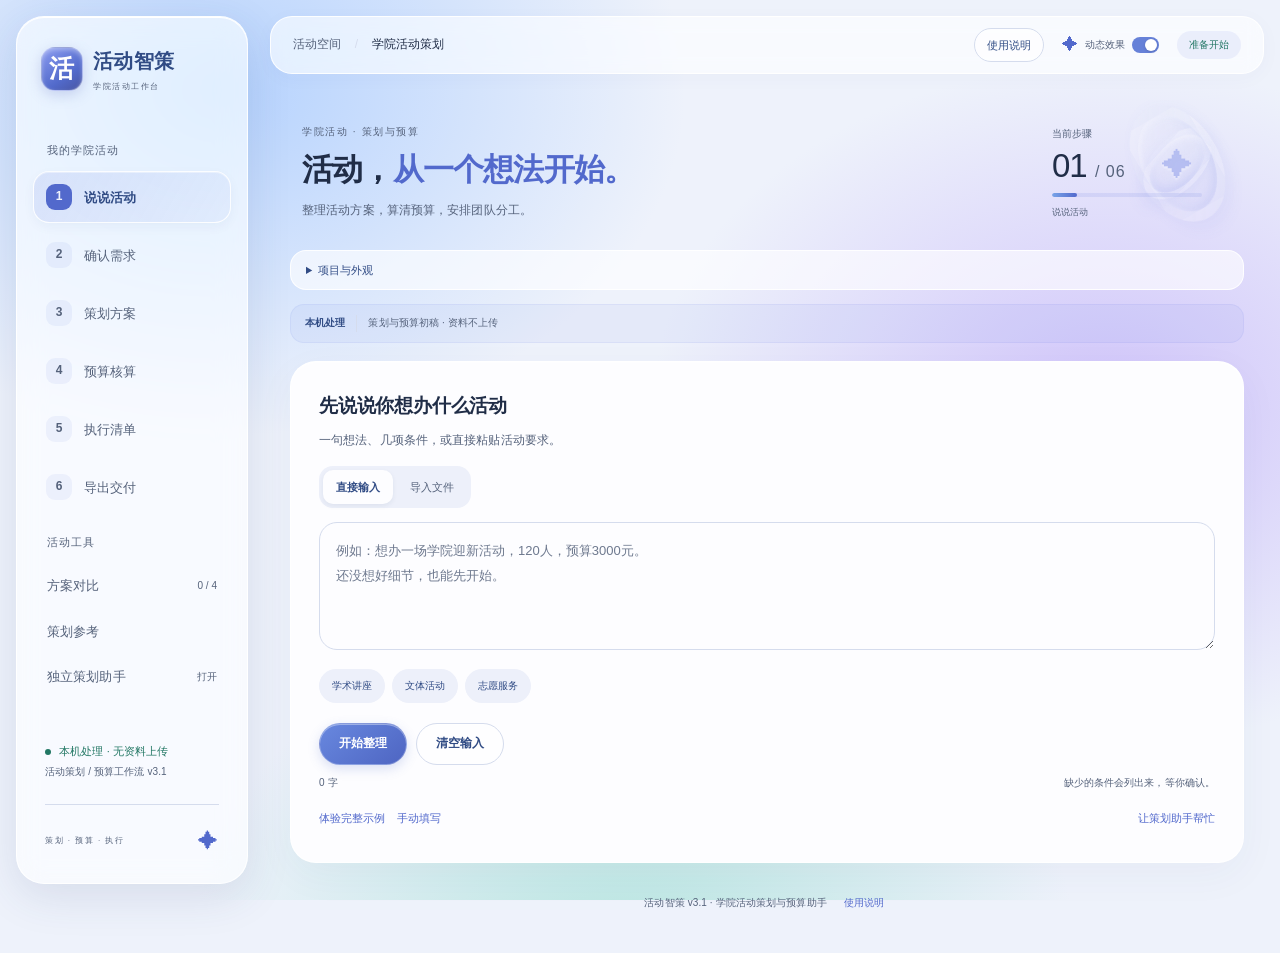
<file: index.html>
<!DOCTYPE html>
<html lang="zh-CN" data-ui-version="3.1.0">
<head>
<meta charset="UTF-8">
<meta name="viewport" content="width=device-width, initial-scale=1.0, viewport-fit=cover">
<meta name="color-scheme" content="light dark">
<meta name="referrer" content="no-referrer">
<link rel="icon" href="data:,">
<meta name="description" content="面向学院与社团的活动工作台。需求整理、策划方案、预算核算、执行清单与独立助手。">
<meta http-equiv="Content-Security-Policy" content="default-src 'none'; script-src 'self'; style-src 'self' 'unsafe-inline'; img-src 'self' data: blob:; media-src 'self' data: blob:; connect-src 'none'; font-src 'self'; object-src 'none'; base-uri 'none'; form-action 'none'; worker-src 'none'">
<title>活动智策 · 学院活动策划与预算助手</title>
<link rel="stylesheet" href="assets/styles.css?v=3.1.0">
<link rel="stylesheet" href="assets/liquid.css?v=3.1.0">
<script src="assets/loading.js?v=3.1.0" defer></script>
<script src="assets/activity-core.js?v=3.1.0" defer></script>
<script src="assets/activity-app.js?v=3.1.0" defer></script>
<script src="assets/activity-workspace.js?v=3.1.0" defer></script>
<script src="assets/effects.js?v=3.1.0" defer></script>
<link rel="stylesheet" href="assets/activity.css?v=3.1.0">
</head>
<body>
<div class="boot-loader" id="bootLoader" role="status" aria-live="polite"><div class="boot-content"><span class="boot-mark" aria-hidden="true">活</span><strong>活动智策</strong><div class="loading-orbit" aria-hidden="true"></div><p id="bootLabel">正在准备你的活动工作台…</p><a class="load-retry" href="">刷新重试</a></div></div>
<div class="task-loader" id="taskLoader" hidden role="status" aria-live="polite"><span class="loading-orbit" aria-hidden="true"></span><span id="taskLoadingLabel">正在处理…</span></div>
<noscript><style>.boot-loader{display:none!important}</style><p class="notice-bar">请启用浏览器 JavaScript，以使用活动策划与预算功能。</p></noscript>
<a class="skip-link" href="#mainContent">跳到主要内容</a>
<div class="ambient-field" aria-hidden="true"><div class="ambient-orb orb-blue"></div><div class="ambient-orb orb-violet"></div><div class="ambient-orb orb-mint"></div></div>
<canvas id="cursorTrail" aria-hidden="true"></canvas>
<div class="app-shell" inert>
<aside class="sidebar" aria-label="工作台导航">
  <a class="brand" href="#" data-action="showStep" data-arg="1"><span class="brand-mark">活</span><span>活动智策<small>学院活动工作台</small></span></a>
  <div class="sidebar-caption">我的学院活动</div>
  <nav class="steps" aria-label="活动策划步骤"><div class="steps-inner" id="stepTabs"></div></nav>
  <div class="sidebar-caption">活动工具</div>
  <button class="tool-link" data-action="openCompare">方案对比 <span id="scenarioCount">0 / 4</span></button>
  <button class="tool-link" data-action="openKnowledge">策划参考</button>
  <a class="tool-link" href="agent.html">独立策划助手 <span>打开</span></a>
  <div class="sidebar-bottom"><span class="online-dot"></span> 本机处理 · 无资料上传<small>活动策划 / 预算工作流 v3.1</small><span class="material-signature">策划 · 预算 · 执行 <span>✦</span></span></div>
</aside>
<main class="main-area" id="mainContent" tabindex="-1">
  <header class="topbar"><div class="breadcrumb">活动空间 <span>/</span> <b>学院活动策划</b></div><div class="topbar-controls"><button class="help-button" data-action="openGuide">使用说明</button><button type="button" class="motion-toggle" id="motionToggle" aria-pressed="true" aria-describedby="motionHint"><span aria-hidden="true">✦</span> <span id="motionLabel">动态效果</span><span class="toggle-track" aria-hidden="true"></span></button><span class="sr-only" id="motionHint">控制交互动画和数码光迹，遵循系统减少动态效果设置。</span><div class="topbar-status" id="workspaceStatus" role="status">准备开始</div></div></header>
  <div class="wrap">
    <header class="hero"><div class="hero-copy"><div class="eyebrow">学院活动 · 策划与预算</div><h1>活动，<span>从一个想法开始。</span></h1><p class="sub">整理活动方案，算清预算，安排团队分工。</p></div><div class="hero-progress"><div class="glass-sculpture" aria-hidden="true"><span class="sculpture-ring ring-one"></span><span class="sculpture-ring ring-two"></span><span class="sculpture-core">✦</span></div><span>当前步骤</span><b id="progressLabel">01 <small>/ 06</small></b><div class="progress-track"><span id="progressFill"></span></div><small id="progressHint">说说需求</small></div></header>
    <details class="workspace-options"><summary>项目与外观</summary>
    <section class="project-bar" aria-label="项目与外观设置">
      <label class="project-title">项目名称<input id="projectName" type="text" maxlength="80" value="我的学院活动" autocomplete="off"></label>
      <div class="project-actions"><button class="btn btn-ghost btn-sm" data-action="saveProject">下载项目备份</button><button class="btn btn-ghost btn-sm" data-action="chooseProject">导入项目备份</button><input id="projectFile" type="file" accept=".json,application/json" hidden></div>
      <div class="appearance"><div class="theme-switch" role="group" aria-label="显示模式"><button data-action="setTheme" data-arg="light" aria-pressed="false">浅色</button><button data-action="setTheme" data-arg="dark" aria-pressed="false">深色</button><button data-action="setTheme" data-arg="system" aria-pressed="true">跟随系统</button></div><label class="sr-only" for="accentSelect">校园配色</label><select id="accentSelect" aria-label="校园配色"><option value="blue">校园蓝</option><option value="green">松柏绿</option><option value="plum">樱花紫</option></select></div>
    </section>
    <div class="draft-bar"><label><input id="autoDraft" type="checkbox"> 保存浏览器草稿</label><span id="draftStatus">草稿未开启，刷新前请下载项目备份。</span><button class="text-btn" id="restoreDraft" data-action="restoreDraft" hidden>恢复草稿</button><button class="text-btn" data-action="clearDraft">清除本机草稿</button></div>
    </details>
    <div id="globalMsg" role="status" aria-live="polite"></div>
    <div class="notice-bar"><span class="notice-label">本机处理</span><div>策划与预算初稿 · 资料不上传</div></div>

<section class="card" id="sec1">
<h2>先说说你想办什么活动</h2><div class="hint">一句想法、几项条件，或直接粘贴活动要求。</div>
<div class="tabs"><button class="tab active" id="tabPaste" data-action="switchTaskTab" data-arg="paste">直接输入</button><button class="tab" id="tabFile" data-action="switchTaskTab" data-arg="file">导入文件</button></div>
<div id="panePaste" class="paste-area"><label class="sr-only" for="taskText">活动需求</label><textarea id="taskText" maxlength="20000" placeholder="例如：想办一场学院迎新活动，120人，预算3000元。&#10;还没想好细节，也能先开始。"></textarea>
<div class="intake-starters"><button class="starter" data-action="useStarter" data-arg="学术讲座">学术讲座</button><button class="starter" data-action="useStarter" data-arg="文体活动">文体活动</button><button class="starter" data-action="useStarter" data-arg="志愿服务">志愿服务</button></div></div>
<div id="paneFile" hidden><input type="file" id="taskFile" accept=".txt,.md,text/plain,text/markdown"><div class="file-meta" id="fileMeta">TXT / Markdown，最大 1 MB、2万字；Word 内容可直接粘贴。</div></div>
<div class="btn-row"><button class="btn btn-primary" data-action="parseTask">开始整理</button><button class="btn btn-ghost" data-action="clearTask">清空输入</button></div>
<div class="input-helper"><span id="charCount">0 字</span><span>缺少的条件会列出来，等你确认。</span></div>
<div class="intake-shortcuts"><button class="text-btn" data-action="quickDemo">体验完整示例</button><button class="text-btn" data-action="manualEntry">手动填写</button><button class="text-btn" data-action="openAgent">让策划助手帮忙</button></div>
<div id="parseMsg" role="status"></div><div id="parseResult"></div>
</section>
<section class="card" id="sec2" hidden><h2>确认活动需求</h2><div class="hint">核对活动条件，缺少的可以稍后补；有原文出处的会显示行号。</div>
<div class="grid g2" id="basicFields"></div><div class="btn-row"><button class="btn btn-primary" data-action="generatePlan">生成策划草案</button><button class="btn btn-ghost" data-action="showStep" data-arg="1">返回需求</button></div><div id="basicError" role="alert"></div></section>
<section class="card" id="sec3" hidden><h2>让活动有条理地展开</h2><div class="hint">修改活动时长后可重新生成流程；详细内容可导出后编辑，负责人和审批需另行确认。</div>
<div id="planOverview"></div><h3>建议流程</h3><div id="agendaList" class="activity-agenda"></div><details class="fold"><summary>风险与待确认事项</summary><div id="planRisks"></div></details>
<div class="btn-row"><button class="btn btn-primary" data-action="showStep" data-arg="4">核算活动预算</button><button class="btn btn-ghost" data-action="generateTasks">生成执行清单</button><button class="btn btn-ghost" data-action="openAgent">请助手检查</button></div></section>
<section class="card" id="sec4" hidden><h2>把每笔预算算清楚</h2><div class="hint">预算初稿按上限比例分配，请询价后调整；询价状态由你填写，系统不核验报价。预备金单独列出。</div>
<div class="activity-toolbar"><button class="btn btn-ghost btn-sm" data-action="suggestBudget">生成预算初稿</button><button class="btn btn-ghost btn-sm" data-action="leanBudget">生成节约版</button><button class="btn btn-ghost btn-sm" data-action="addItem">添加明细</button><label class="activity-inline">预备金 %<input id="reservePercent" type="number" min="0" max="30" step=".01" value="10"></label></div>
<div class="tb-wrap"><table class="tb activity-budget"><thead><tr><th>项目与类别</th><th>数量 / 单位</th><th>单价 / 元</th><th>小计 / 元</th><th>实际支出 / 元</th><th>询价与来源</th><th>操作</th></tr></thead><tbody id="budgetRows"></tbody></table></div><div id="budgetError" role="alert"></div>
<div class="kpi-grid" id="budgetSummary"></div><div id="budgetWarnings"></div>
<details class="fold"><summary>资金来源与确认状态</summary><p class="hint">只按你登记为“已确认”的资金计算缺口，系统不验证到账；待确认资金不计入。</p><div id="fundingRows"></div><button class="btn btn-ghost btn-sm" data-action="addFunding">添加资金来源</button></details>
<div class="btn-row"><button class="btn btn-primary" data-action="addScenario">保存对比方案</button><button class="btn btn-ghost" data-action="showStep" data-arg="5">安排执行任务</button><button class="btn btn-ghost" data-action="undo">撤销上次修改</button></div></section>
<section class="card" id="sec5" hidden><h2>事情有人做，进度看得见</h2><div class="hint">任务日期按活动日推算，可调整提前或延后的天数；活动日期未填时显示待定。</div><div class="btn-row"><button class="btn btn-ghost btn-sm" data-action="generateTasks">生成建议清单</button><button class="btn btn-ghost btn-sm" data-action="addTask">添加任务</button><button class="btn btn-ghost btn-sm" data-action="exportICS">导出执行日历</button></div><div id="taskRows"></div>
<details class="fold"><summary>交付前核对</summary><div class="submission-checklist" id="approvalList"></div><p class="hint">勾选只记录人工核对，不代表获得学院审批。</p></details><div class="btn-row"><button class="btn btn-primary" data-action="buildReport">生成策划与预算报告</button></div></section>
<section class="card" id="sec6" hidden><h2>把方案交付给团队</h2><div class="hint">报告保留原文、预算依据和待确认事项，修改输入后请重新生成。Word 导出为 HTML 兼容 .doc。</div>
<div class="btn-row"><button class="btn btn-primary" data-action="buildReport">更新报告</button><button class="btn btn-ghost" data-action="exportMD">Markdown</button><button class="btn btn-ghost" data-action="exportDOC">Word 兼容 .doc</button><button class="btn btn-ghost" data-action="exportCSV">预算 CSV</button><button class="btn btn-ghost" data-action="printReport">打印 / PDF</button></div><pre id="reportArea" class="report-view activity-report"></pre><div id="reviewList" class="check-list"></div></section>
<section class="card" id="comparePanel" hidden><div class="section-head"><h2>活动方案对比</h2><button class="btn btn-ghost btn-sm" data-action="returnStep">返回活动</button></div><p class="hint">最多保存4个方案。载入时只读取支持的输入并重新核算，不沿用旧计算结果。</p><div id="scenarioList"></div></section>
<section class="card" id="knowledgePanel" hidden><div class="section-head"><h2>策划参考与规则</h2><button class="btn btn-ghost btn-sm" data-action="returnStep">返回活动</button></div><p class="hint">以下是本项目的通用建议与计算约定，不是学校制度或市场报价；具体要求以学院文件为准。</p><div id="knowledgeList"></div></section>
<section class="card guide-panel" id="guidePanel" hidden><div class="section-head"><h2>从想法到一份可执行方案</h2><button class="btn btn-ghost btn-sm" data-action="returnStep">返回活动</button></div>
<div class="guide-layout"><div class="guide-video-area"><div class="guide-player"><video id="guideVideo" controls playsinline preload="none" data-video-src="assets/activity-tutorial.webm" data-poster-src="assets/activity-tutorial-poster.jpg" aria-label="学院活动策划真实操作演示，中文字幕，无音轨"></video><button class="video-start" id="guidePlayButton" data-action="playGuide" aria-label="播放操作演示">▶</button></div><p>实际操作演示，中文字幕、无声音；金额仅供演示，使用前请询价。</p><p id="guideVideoError" hidden>视频暂时无法播放，可按文字步骤继续操作。</p></div><ol class="guide-steps"><li><button data-action="seekGuide" data-arg="0"><span>1</span>说出需求</button><p>粘贴活动要求，或输入活动类型、人数与预算。</p></li><li><button data-action="seekGuide" data-arg="4"><span>2</span>核对条件</button><p>补齐目标、日期、地点和组织信息，再查看策划草案。</p></li><li><button data-action="seekGuide" data-arg="10"><span>3</span>询价与核算</button><p>按实际询价修改预算初稿，分别记录已确认和待确认资金，再登记实际支出。</p></li><li><button data-action="seekGuide" data-arg="16"><span>4</span>分工与交付</button><p>修改执行任务，核对审批与现场安排，导出报告、预算和日历。</p></li></ol></div>
<details class="fold"><summary>独立助手与 TeleAgent 有什么区别？</summary><p>网页助手能整理需求、检查预算、列分工并起草通知，处理过程可以查看。它使用本地规则，未连接大模型。TeleAgent 接入包提供技能、知识库和相同核算工具，需在你的平台账号中导入并测试，目前尚未完成平台实测。</p></details>
<details class="fold"><summary>数据存在哪里？金额能直接用吗？</summary><p>资料在本机处理。浏览器草稿只留在当前浏览器，换设备请下载并导入备份。预算初稿按上限比例分配，不是市场报价。实支留空表示未核销，填写0表示已登记零支出；待确认赞助不计入已确认资金。</p></details>
<details class="fold"><summary>旧课设项目还能使用吗？</summary><p>旧版源代码已单独备份，旧数据键不被覆盖。活动助手不解释课设项目格式；请在原版本打开原课设备份。</p></details>
<div class="btn-row"><a class="btn btn-ghost" href="assets/activity-agent-package.zip" download="学院活动策划-TeleAgent接入包.zip">下载 TeleAgent 接入包</a><a class="btn btn-ghost" href="agent.html">打开独立策划助手</a></div></section>
<section class="card" id="agentPanel" hidden><div class="section-head"><div><h2>独立策划助手</h2><p class="hint">在本机整理策划与预算，未连接大模型</p></div><button class="btn btn-ghost btn-sm" data-action="returnStep">返回活动</button></div>
<div class="agent-actions"><button class="starter" data-action="agentStarter" data-arg="想策划一次学院迎新活动，120人，预算3000元">帮我策划活动</button><button class="starter" data-action="agentStarter" data-arg="检查当前预算和资金缺口">检查预算</button><button class="starter" data-action="agentStarter" data-arg="生成节约版预算并检查风险">做节约方案</button><button class="starter" data-action="agentStarter" data-arg="帮我生成分工清单">列分工</button><button class="starter" data-action="agentStarter" data-arg="帮我写活动通知">写活动通知</button><button class="starter" data-action="agentStarter" data-arg="预备金是什么意思">使用答疑</button></div>
<div id="agentContext" class="agent-context" aria-live="polite"></div>
<div id="agentMessages" class="agent-messages" role="log" aria-label="策划助手对话"></div><label class="sr-only" for="agentInput">给策划助手的需求</label><textarea id="agentInput" rows="3" maxlength="20000" placeholder="例如：学院想办一场交流活动，80人，经费2000元，先帮我列出需要确认的事项。"></textarea>
<div id="agentProposal" class="agent-proposal" hidden><strong>应用前，先看看会改哪些内容</strong><ul id="agentChanges"></ul><button class="text-btn" data-action="discardAgent">放弃这份建议</button></div>
<div class="btn-row"><button class="btn btn-primary" id="agentSend" data-action="runAgent">交给助手整理</button><button class="btn btn-ghost" data-action="applyAgent" id="applyAgent" disabled>应用建议到活动</button><button class="btn btn-ghost" data-action="resetAgent">清空对话</button></div>
<button class="text-btn" id="exportAgentReply" data-action="exportAgentReply" disabled>下载本次答复</button>
<details class="fold"><summary>查看处理过程与工具记录</summary><pre id="agentTrace" class="activity-trace">尚未调用工具。</pre></details>
<details class="fold"><summary>在 TeleAgent 中使用</summary><p class="hint">接入包含技能、知识库和本机核算工具，下载后按说明配置。它不是已发布的 TeleAgent 智能体，还需要在平台账号中导入并测试。</p><div class="btn-row"><a class="btn btn-ghost" href="assets/activity-agent-package.zip" download="学院活动策划-TeleAgent接入包.zip">下载接入包</a><a class="btn btn-ghost" href="https://www.teleai.com.cn/product/teleagent" target="_blank" rel="noopener noreferrer">TeleAgent 官方入口</a></div></details>
</section>
<dialog id="rowDialog" aria-labelledby="rowDialogTitle"><form id="rowForm"><div class="section-head"><h2 id="rowDialogTitle">编辑明细</h2><button type="button" class="text-btn" data-action="closeRow">关闭</button></div><div class="grid g2" id="rowFields"></div><div id="rowError" role="alert"></div><div class="btn-row"><button type="submit" class="btn btn-primary">保存</button><button type="button" class="btn btn-ghost" data-action="closeRow">取消</button></div></form></dialog>
<footer>活动智策 v3.1 · 学院活动策划与预算助手 <button class="text-btn" data-action="openGuide">使用说明</button></footer>
</div></main></div></body></html>
</file>
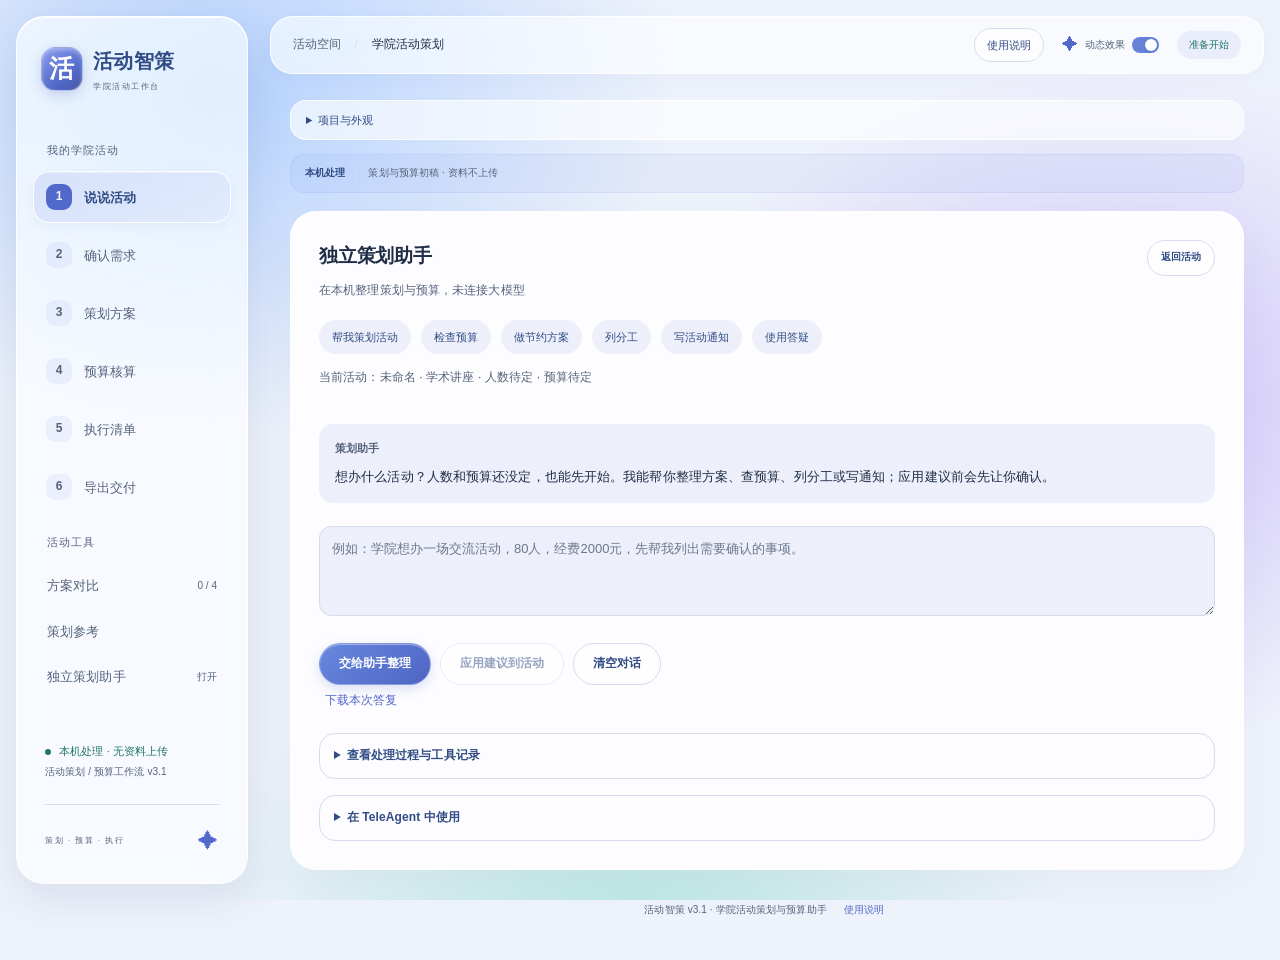
<file: agent.html>
<!DOCTYPE html>
<html lang="zh-CN" data-ui-version="3.1.0" data-entry="agent">
<head>
<meta charset="UTF-8">
<meta name="viewport" content="width=device-width, initial-scale=1.0, viewport-fit=cover">
<meta name="color-scheme" content="light dark">
<meta name="referrer" content="no-referrer">
<link rel="icon" href="data:,">
<meta name="description" content="面向学院与社团的活动工作台。需求整理、策划方案、预算核算、执行清单与独立助手。">
<meta http-equiv="Content-Security-Policy" content="default-src 'none'; script-src 'self'; style-src 'self' 'unsafe-inline'; img-src 'self' data: blob:; media-src 'self' data: blob:; connect-src 'none'; font-src 'self'; object-src 'none'; base-uri 'none'; form-action 'none'; worker-src 'none'">
<title>活动智策 · 独立策划助手</title>
<link rel="stylesheet" href="assets/styles.css?v=3.1.0">
<link rel="stylesheet" href="assets/liquid.css?v=3.1.0">
<script src="assets/loading.js?v=3.1.0" defer></script>
<script src="assets/activity-core.js?v=3.1.0" defer></script>
<script src="assets/activity-app.js?v=3.1.0" defer></script>
<script src="assets/activity-workspace.js?v=3.1.0" defer></script>
<script src="assets/effects.js?v=3.1.0" defer></script>
<link rel="stylesheet" href="assets/activity.css?v=3.1.0">
</head>
<body>
<div class="boot-loader" id="bootLoader" role="status" aria-live="polite"><div class="boot-content"><span class="boot-mark" aria-hidden="true">活</span><strong>活动智策</strong><div class="loading-orbit" aria-hidden="true"></div><p id="bootLabel">正在准备你的活动工作台…</p><a class="load-retry" href="">刷新重试</a></div></div>
<div class="task-loader" id="taskLoader" hidden role="status" aria-live="polite"><span class="loading-orbit" aria-hidden="true"></span><span id="taskLoadingLabel">正在处理…</span></div>
<noscript><style>.boot-loader{display:none!important}</style><p class="notice-bar">请启用浏览器 JavaScript，以使用活动策划与预算功能。</p></noscript>
<a class="skip-link" href="#mainContent">跳到主要内容</a>
<div class="ambient-field" aria-hidden="true"><div class="ambient-orb orb-blue"></div><div class="ambient-orb orb-violet"></div><div class="ambient-orb orb-mint"></div></div>
<canvas id="cursorTrail" aria-hidden="true"></canvas>
<div class="app-shell" inert>
<aside class="sidebar" aria-label="工作台导航">
  <a class="brand" href="#" data-action="showStep" data-arg="1"><span class="brand-mark">活</span><span>活动智策<small>学院活动工作台</small></span></a>
  <div class="sidebar-caption">我的学院活动</div>
  <nav class="steps" aria-label="活动策划步骤"><div class="steps-inner" id="stepTabs"></div></nav>
  <div class="sidebar-caption">活动工具</div>
  <button class="tool-link" data-action="openCompare">方案对比 <span id="scenarioCount">0 / 4</span></button>
  <button class="tool-link" data-action="openKnowledge">策划参考</button>
  <a class="tool-link" href="agent.html">独立策划助手 <span>打开</span></a>
  <div class="sidebar-bottom"><span class="online-dot"></span> 本机处理 · 无资料上传<small>活动策划 / 预算工作流 v3.1</small><span class="material-signature">策划 · 预算 · 执行 <span>✦</span></span></div>
</aside>
<main class="main-area" id="mainContent" tabindex="-1">
  <header class="topbar"><div class="breadcrumb">活动空间 <span>/</span> <b>学院活动策划</b></div><div class="topbar-controls"><button class="help-button" data-action="openGuide">使用说明</button><button type="button" class="motion-toggle" id="motionToggle" aria-pressed="true" aria-describedby="motionHint"><span aria-hidden="true">✦</span> <span id="motionLabel">动态效果</span><span class="toggle-track" aria-hidden="true"></span></button><span class="sr-only" id="motionHint">控制交互动画和数码光迹，遵循系统减少动态效果设置。</span><div class="topbar-status" id="workspaceStatus" role="status">准备开始</div></div></header>
  <div class="wrap">
    <header class="hero"><div class="hero-copy"><div class="eyebrow">学院活动 · 策划与预算</div><h1>活动，<span>从一个想法开始。</span></h1><p class="sub">整理活动方案，算清预算，安排团队分工。</p></div><div class="hero-progress"><div class="glass-sculpture" aria-hidden="true"><span class="sculpture-ring ring-one"></span><span class="sculpture-ring ring-two"></span><span class="sculpture-core">✦</span></div><span>当前步骤</span><b id="progressLabel">01 <small>/ 06</small></b><div class="progress-track"><span id="progressFill"></span></div><small id="progressHint">说说需求</small></div></header>
    <details class="workspace-options"><summary>项目与外观</summary>
    <section class="project-bar" aria-label="项目与外观设置">
      <label class="project-title">项目名称<input id="projectName" type="text" maxlength="80" value="我的学院活动" autocomplete="off"></label>
      <div class="project-actions"><button class="btn btn-ghost btn-sm" data-action="saveProject">下载项目备份</button><button class="btn btn-ghost btn-sm" data-action="chooseProject">导入项目备份</button><input id="projectFile" type="file" accept=".json,application/json" hidden></div>
      <div class="appearance"><div class="theme-switch" role="group" aria-label="显示模式"><button data-action="setTheme" data-arg="light" aria-pressed="false">浅色</button><button data-action="setTheme" data-arg="dark" aria-pressed="false">深色</button><button data-action="setTheme" data-arg="system" aria-pressed="true">跟随系统</button></div><label class="sr-only" for="accentSelect">校园配色</label><select id="accentSelect" aria-label="校园配色"><option value="blue">校园蓝</option><option value="green">松柏绿</option><option value="plum">樱花紫</option></select></div>
    </section>
    <div class="draft-bar"><label><input id="autoDraft" type="checkbox"> 保存浏览器草稿</label><span id="draftStatus">草稿未开启，刷新前请下载项目备份。</span><button class="text-btn" id="restoreDraft" data-action="restoreDraft" hidden>恢复草稿</button><button class="text-btn" data-action="clearDraft">清除本机草稿</button></div>
    </details>
    <div id="globalMsg" role="status" aria-live="polite"></div>
    <div class="notice-bar"><span class="notice-label">本机处理</span><div>策划与预算初稿 · 资料不上传</div></div>

<section class="card" id="sec1">
<h2>先说说你想办什么活动</h2><div class="hint">一句想法、几项条件，或直接粘贴活动要求。</div>
<div class="tabs"><button class="tab active" id="tabPaste" data-action="switchTaskTab" data-arg="paste">直接输入</button><button class="tab" id="tabFile" data-action="switchTaskTab" data-arg="file">导入文件</button></div>
<div id="panePaste" class="paste-area"><label class="sr-only" for="taskText">活动需求</label><textarea id="taskText" maxlength="20000" placeholder="例如：想办一场学院迎新活动，120人，预算3000元。&#10;还没想好细节，也能先开始。"></textarea>
<div class="intake-starters"><button class="starter" data-action="useStarter" data-arg="学术讲座">学术讲座</button><button class="starter" data-action="useStarter" data-arg="文体活动">文体活动</button><button class="starter" data-action="useStarter" data-arg="志愿服务">志愿服务</button></div></div>
<div id="paneFile" hidden><input type="file" id="taskFile" accept=".txt,.md,text/plain,text/markdown"><div class="file-meta" id="fileMeta">TXT / Markdown，最大 1 MB、2万字；Word 内容可直接粘贴。</div></div>
<div class="btn-row"><button class="btn btn-primary" data-action="parseTask">开始整理</button><button class="btn btn-ghost" data-action="clearTask">清空输入</button></div>
<div class="input-helper"><span id="charCount">0 字</span><span>缺少的条件会列出来，等你确认。</span></div>
<div class="intake-shortcuts"><button class="text-btn" data-action="quickDemo">体验完整示例</button><button class="text-btn" data-action="manualEntry">手动填写</button><button class="text-btn" data-action="openAgent">让策划助手帮忙</button></div>
<div id="parseMsg" role="status"></div><div id="parseResult"></div>
</section>
<section class="card" id="sec2" hidden><h2>确认活动需求</h2><div class="hint">核对活动条件，缺少的可以稍后补；有原文出处的会显示行号。</div>
<div class="grid g2" id="basicFields"></div><div class="btn-row"><button class="btn btn-primary" data-action="generatePlan">生成策划草案</button><button class="btn btn-ghost" data-action="showStep" data-arg="1">返回需求</button></div><div id="basicError" role="alert"></div></section>
<section class="card" id="sec3" hidden><h2>让活动有条理地展开</h2><div class="hint">修改活动时长后可重新生成流程；详细内容可导出后编辑，负责人和审批需另行确认。</div>
<div id="planOverview"></div><h3>建议流程</h3><div id="agendaList" class="activity-agenda"></div><details class="fold"><summary>风险与待确认事项</summary><div id="planRisks"></div></details>
<div class="btn-row"><button class="btn btn-primary" data-action="showStep" data-arg="4">核算活动预算</button><button class="btn btn-ghost" data-action="generateTasks">生成执行清单</button><button class="btn btn-ghost" data-action="openAgent">请助手检查</button></div></section>
<section class="card" id="sec4" hidden><h2>把每笔预算算清楚</h2><div class="hint">预算初稿按上限比例分配，请询价后调整；询价状态由你填写，系统不核验报价。预备金单独列出。</div>
<div class="activity-toolbar"><button class="btn btn-ghost btn-sm" data-action="suggestBudget">生成预算初稿</button><button class="btn btn-ghost btn-sm" data-action="leanBudget">生成节约版</button><button class="btn btn-ghost btn-sm" data-action="addItem">添加明细</button><label class="activity-inline">预备金 %<input id="reservePercent" type="number" min="0" max="30" step=".01" value="10"></label></div>
<div class="tb-wrap"><table class="tb activity-budget"><thead><tr><th>项目与类别</th><th>数量 / 单位</th><th>单价 / 元</th><th>小计 / 元</th><th>实际支出 / 元</th><th>询价与来源</th><th>操作</th></tr></thead><tbody id="budgetRows"></tbody></table></div><div id="budgetError" role="alert"></div>
<div class="kpi-grid" id="budgetSummary"></div><div id="budgetWarnings"></div>
<details class="fold"><summary>资金来源与确认状态</summary><p class="hint">只按你登记为“已确认”的资金计算缺口，系统不验证到账；待确认资金不计入。</p><div id="fundingRows"></div><button class="btn btn-ghost btn-sm" data-action="addFunding">添加资金来源</button></details>
<div class="btn-row"><button class="btn btn-primary" data-action="addScenario">保存对比方案</button><button class="btn btn-ghost" data-action="showStep" data-arg="5">安排执行任务</button><button class="btn btn-ghost" data-action="undo">撤销上次修改</button></div></section>
<section class="card" id="sec5" hidden><h2>事情有人做，进度看得见</h2><div class="hint">任务日期按活动日推算，可调整提前或延后的天数；活动日期未填时显示待定。</div><div class="btn-row"><button class="btn btn-ghost btn-sm" data-action="generateTasks">生成建议清单</button><button class="btn btn-ghost btn-sm" data-action="addTask">添加任务</button><button class="btn btn-ghost btn-sm" data-action="exportICS">导出执行日历</button></div><div id="taskRows"></div>
<details class="fold"><summary>交付前核对</summary><div class="submission-checklist" id="approvalList"></div><p class="hint">勾选只记录人工核对，不代表获得学院审批。</p></details><div class="btn-row"><button class="btn btn-primary" data-action="buildReport">生成策划与预算报告</button></div></section>
<section class="card" id="sec6" hidden><h2>把方案交付给团队</h2><div class="hint">报告保留原文、预算依据和待确认事项，修改输入后请重新生成。Word 导出为 HTML 兼容 .doc。</div>
<div class="btn-row"><button class="btn btn-primary" data-action="buildReport">更新报告</button><button class="btn btn-ghost" data-action="exportMD">Markdown</button><button class="btn btn-ghost" data-action="exportDOC">Word 兼容 .doc</button><button class="btn btn-ghost" data-action="exportCSV">预算 CSV</button><button class="btn btn-ghost" data-action="printReport">打印 / PDF</button></div><pre id="reportArea" class="report-view activity-report"></pre><div id="reviewList" class="check-list"></div></section>
<section class="card" id="comparePanel" hidden><div class="section-head"><h2>活动方案对比</h2><button class="btn btn-ghost btn-sm" data-action="returnStep">返回活动</button></div><p class="hint">最多保存4个方案。载入时只读取支持的输入并重新核算，不沿用旧计算结果。</p><div id="scenarioList"></div></section>
<section class="card" id="knowledgePanel" hidden><div class="section-head"><h2>策划参考与规则</h2><button class="btn btn-ghost btn-sm" data-action="returnStep">返回活动</button></div><p class="hint">以下是本项目的通用建议与计算约定，不是学校制度或市场报价；具体要求以学院文件为准。</p><div id="knowledgeList"></div></section>
<section class="card guide-panel" id="guidePanel" hidden><div class="section-head"><h2>从想法到一份可执行方案</h2><button class="btn btn-ghost btn-sm" data-action="returnStep">返回活动</button></div>
<div class="guide-layout"><div class="guide-video-area"><div class="guide-player"><video id="guideVideo" controls playsinline preload="none" data-video-src="assets/activity-tutorial.webm" data-poster-src="assets/activity-tutorial-poster.jpg" aria-label="学院活动策划真实操作演示，中文字幕，无音轨"></video><button class="video-start" id="guidePlayButton" data-action="playGuide" aria-label="播放操作演示">▶</button></div><p>实际操作演示，中文字幕、无声音；金额仅供演示，使用前请询价。</p><p id="guideVideoError" hidden>视频暂时无法播放，可按文字步骤继续操作。</p></div><ol class="guide-steps"><li><button data-action="seekGuide" data-arg="0"><span>1</span>说出需求</button><p>粘贴活动要求，或输入活动类型、人数与预算。</p></li><li><button data-action="seekGuide" data-arg="4"><span>2</span>核对条件</button><p>补齐目标、日期、地点和组织信息，再查看策划草案。</p></li><li><button data-action="seekGuide" data-arg="10"><span>3</span>询价与核算</button><p>按实际询价修改预算初稿，分别记录已确认和待确认资金，再登记实际支出。</p></li><li><button data-action="seekGuide" data-arg="16"><span>4</span>分工与交付</button><p>修改执行任务，核对审批与现场安排，导出报告、预算和日历。</p></li></ol></div>
<details class="fold"><summary>独立助手与 TeleAgent 有什么区别？</summary><p>网页助手能整理需求、检查预算、列分工并起草通知，处理过程可以查看。它使用本地规则，未连接大模型。TeleAgent 接入包提供技能、知识库和相同核算工具，需在你的平台账号中导入并测试，目前尚未完成平台实测。</p></details>
<details class="fold"><summary>数据存在哪里？金额能直接用吗？</summary><p>资料在本机处理。浏览器草稿只留在当前浏览器，换设备请下载并导入备份。预算初稿按上限比例分配，不是市场报价。实支留空表示未核销，填写0表示已登记零支出；待确认赞助不计入已确认资金。</p></details>
<details class="fold"><summary>旧课设项目还能使用吗？</summary><p>旧版源代码已单独备份，旧数据键不被覆盖。活动助手不解释课设项目格式；请在原版本打开原课设备份。</p></details>
<div class="btn-row"><a class="btn btn-ghost" href="assets/activity-agent-package.zip" download="学院活动策划-TeleAgent接入包.zip">下载 TeleAgent 接入包</a><a class="btn btn-ghost" href="agent.html">打开独立策划助手</a></div></section>
<section class="card" id="agentPanel" hidden><div class="section-head"><div><h2>独立策划助手</h2><p class="hint">在本机整理策划与预算，未连接大模型</p></div><button class="btn btn-ghost btn-sm" data-action="returnStep">返回活动</button></div>
<div class="agent-actions"><button class="starter" data-action="agentStarter" data-arg="想策划一次学院迎新活动，120人，预算3000元">帮我策划活动</button><button class="starter" data-action="agentStarter" data-arg="检查当前预算和资金缺口">检查预算</button><button class="starter" data-action="agentStarter" data-arg="生成节约版预算并检查风险">做节约方案</button><button class="starter" data-action="agentStarter" data-arg="帮我生成分工清单">列分工</button><button class="starter" data-action="agentStarter" data-arg="帮我写活动通知">写活动通知</button><button class="starter" data-action="agentStarter" data-arg="预备金是什么意思">使用答疑</button></div>
<div id="agentContext" class="agent-context" aria-live="polite"></div>
<div id="agentMessages" class="agent-messages" role="log" aria-label="策划助手对话"></div><label class="sr-only" for="agentInput">给策划助手的需求</label><textarea id="agentInput" rows="3" maxlength="20000" placeholder="例如：学院想办一场交流活动，80人，经费2000元，先帮我列出需要确认的事项。"></textarea>
<div id="agentProposal" class="agent-proposal" hidden><strong>应用前，先看看会改哪些内容</strong><ul id="agentChanges"></ul><button class="text-btn" data-action="discardAgent">放弃这份建议</button></div>
<div class="btn-row"><button class="btn btn-primary" id="agentSend" data-action="runAgent">交给助手整理</button><button class="btn btn-ghost" data-action="applyAgent" id="applyAgent" disabled>应用建议到活动</button><button class="btn btn-ghost" data-action="resetAgent">清空对话</button></div>
<button class="text-btn" id="exportAgentReply" data-action="exportAgentReply" disabled>下载本次答复</button>
<details class="fold"><summary>查看处理过程与工具记录</summary><pre id="agentTrace" class="activity-trace">尚未调用工具。</pre></details>
<details class="fold"><summary>在 TeleAgent 中使用</summary><p class="hint">接入包含技能、知识库和本机核算工具，下载后按说明配置。它不是已发布的 TeleAgent 智能体，还需要在平台账号中导入并测试。</p><div class="btn-row"><a class="btn btn-ghost" href="assets/activity-agent-package.zip" download="学院活动策划-TeleAgent接入包.zip">下载接入包</a><a class="btn btn-ghost" href="https://www.teleai.com.cn/product/teleagent" target="_blank" rel="noopener noreferrer">TeleAgent 官方入口</a></div></details>
</section>
<dialog id="rowDialog" aria-labelledby="rowDialogTitle"><form id="rowForm"><div class="section-head"><h2 id="rowDialogTitle">编辑明细</h2><button type="button" class="text-btn" data-action="closeRow">关闭</button></div><div class="grid g2" id="rowFields"></div><div id="rowError" role="alert"></div><div class="btn-row"><button type="submit" class="btn btn-primary">保存</button><button type="button" class="btn btn-ghost" data-action="closeRow">取消</button></div></form></dialog>
<footer>活动智策 v3.1 · 学院活动策划与预算助手 <button class="text-btn" data-action="openGuide">使用说明</button></footer>
</div></main></div></body></html>
</file>
<file: assets/styles.css>
:root{
  --c-primary:#1a5276; --c-primary-2:#2e86c1; --c-accent:#16a085; --c-danger:#c0392b;
  --c-warn:#b9770e; --c-bg:#f2f6fa; --c-card:#ffffff; --c-border:#d6e2ec; --c-text:#243447;
  --c-muted:#5d7285; --radius:14px; --shadow:0 2px 10px rgba(26,82,118,.08);
  --shadow-lg:0 8px 28px rgba(26,82,118,.16);
}
*{box-sizing:border-box; margin:0; padding:0}
html{-webkit-text-size-adjust:100%}
body{
  font-family:"Microsoft YaHei","PingFang SC","Helvetica Neue",Arial,sans-serif;
  background:var(--c-bg); color:var(--c-text); line-height:1.65; font-size:15px;
}
.wrap{max-width:1060px; margin:0 auto; padding:14px 14px 60px}
header.hero{
  background:linear-gradient(135deg,#154360 0%,#1a5276 55%,#2e86c1 100%);
  color:#fff; border-radius:var(--radius); padding:26px 24px; margin-bottom:14px;
  box-shadow:var(--shadow-lg);
}
.hero h1{font-size:clamp(20px,3.2vw,30px); letter-spacing:.5px}
.hero .sub{opacity:.92; margin-top:6px; font-size:clamp(12px,2vw,15px)}
.hero .chips{margin-top:12px; display:flex; flex-wrap:wrap; gap:8px}
.chip{background:rgba(255,255,255,.16); border:1px solid rgba(255,255,255,.35);
  padding:3px 12px; border-radius:99px; font-size:12.5px}
.notice-bar{
  background:#eafaf1; border:1px solid #a9dfbf; color:#145a32; border-radius:10px;
  padding:10px 14px; font-size:13px; margin-bottom:14px; display:flex; gap:8px; align-items:flex-start;
}
.notice-bar .ic{flex:none; font-weight:700}
.steps{position:sticky; top:0; z-index:50; background:var(--c-bg); padding:10px 0 8px;
  overflow-x:auto; -webkit-overflow-scrolling:touch; scrollbar-width:thin}
.steps-inner{display:flex; gap:8px; min-width:max-content}
.step-tab{
  display:flex; align-items:center; gap:7px; background:var(--c-card); border:1px solid var(--c-border);
  border-radius:99px; padding:7px 14px; cursor:pointer; white-space:nowrap; font-size:13.5px;
  color:var(--c-muted); transition:all .18s; user-select:none;
}
.step-tab .n{
  width:22px; height:22px; border-radius:50%; background:#e2ecf4; color:var(--c-primary);
  display:flex; align-items:center; justify-content:center; font-size:12px; font-weight:700; flex:none;
}
.step-tab.active{border-color:var(--c-primary-2); color:var(--c-primary); box-shadow:var(--shadow); background:#eef6fc}
.step-tab.active .n{background:var(--c-primary-2); color:#fff}
.step-tab.done .n{background:var(--c-accent); color:#fff}
.step-tab.done{color:#0e6655}
.card{
  background:var(--c-card); border:1px solid var(--c-border); border-radius:var(--radius);
  padding:20px 22px; margin-bottom:16px; box-shadow:var(--shadow);
}
.card h2{font-size:19px; color:var(--c-primary); margin-bottom:4px; display:flex; align-items:center; gap:9px; flex-wrap:wrap}
.card h2 .badge{font-size:11.5px; background:#eef6fc; color:var(--c-primary-2); border:1px solid #cfe2f3;
  padding:2px 10px; border-radius:99px; font-weight:400}
.card .hint{color:var(--c-muted); font-size:13px; margin-bottom:14px}
.grid{display:grid; gap:14px}
.g2{grid-template-columns:repeat(auto-fit,minmax(240px,1fr))}
.g3{grid-template-columns:repeat(auto-fit,minmax(180px,1fr))}
label.fld{display:block}
label.fld .t{display:block; font-size:13px; font-weight:600; margin-bottom:4px}
label.fld .t .unit{color:var(--c-muted); font-weight:400; font-size:12px}
label.fld .src{font-size:11.5px; color:var(--c-accent); margin-top:3px}
label.fld .src.mod{color:var(--c-warn)}
input[type=number], input[type=text], select, textarea{
  width:100%; padding:9px 11px; border:1px solid var(--c-border); border-radius:9px;
  font-size:15px; font-family:inherit; background:#fbfdfe; color:var(--c-text);
}
input:focus, select:focus, textarea:focus{outline:2px solid #9dc3e6; border-color:var(--c-primary-2)}
textarea{min-height:150px; resize:vertical; line-height:1.6}
.fld .err{color:var(--c-danger); font-size:12px; margin-top:3px; display:none}
.fld.invalid input{border-color:var(--c-danger)}
.fld.invalid .err{display:block}
.btn{
  display:inline-flex; align-items:center; justify-content:center; gap:8px; cursor:pointer;
  border:none; border-radius:10px; padding:11px 22px; font-size:15px; font-family:inherit; font-weight:600;
  transition:transform .12s, box-shadow .12s; min-height:44px;
}
.btn:active{transform:scale(.97)}
.btn-primary{background:linear-gradient(135deg,#21618c,#2e86c1); color:#fff; box-shadow:var(--shadow)}
.btn-success{background:linear-gradient(135deg,#138d75,#16a085); color:#fff; box-shadow:var(--shadow)}
.btn-ghost{background:#eef6fc; color:var(--c-primary); border:1px solid #cfe2f3}
.btn-danger{background:#fdecea; color:var(--c-danger); border:1px solid #f5c6cb}
.btn[disabled]{opacity:.5; cursor:not-allowed}
.btn-row{display:flex; flex-wrap:wrap; gap:10px; margin-top:14px}
.msg{border-radius:10px; padding:10px 14px; font-size:13.5px; margin-top:12px; display:none}
.msg.show{display:block}
.msg.ok{background:#eafaf1; border:1px solid #a9dfbf; color:#145a32}
.msg.warn{background:#fef5e7; border:1px solid #f8dfae; color:#7e5109}
.msg.err{background:#fdedec; border:1px solid #f5c6cb; color:#922b21}
table.tb{width:100%; border-collapse:collapse; font-size:13.5px; margin:8px 0}
.tb th{background:#eef6fc; color:var(--c-primary); text-align:left; padding:8px 10px; border:1px solid var(--c-border); white-space:nowrap}
.tb td{padding:7px 10px; border:1px solid var(--c-border); vertical-align:top}
.tb-wrap{overflow-x:auto; -webkit-overflow-scrolling:touch}
.tag{display:inline-block; padding:1px 9px; border-radius:99px; font-size:11.5px; white-space:nowrap}
.tag.ok{background:#eafaf1; color:#145a32; border:1px solid #a9dfbf}
.tag.warn{background:#fef5e7; color:#7e5109; border:1px solid #f8dfae}
.tag.err{background:#fdedec; color:#922b21; border:1px solid #f5c6cb}
.tag.info{background:#eef6fc; color:#1a5276; border:1px solid #cfe2f3}
.kpi-grid{display:grid; grid-template-columns:repeat(auto-fit,minmax(150px,1fr)); gap:10px; margin-top:12px}
.kpi{background:#f8fbfe; border:1px solid var(--c-border); border-radius:11px; padding:12px 14px}
.kpi .k{font-size:12px; color:var(--c-muted)}
.kpi .v{font-size:clamp(17px,2.6vw,22px); font-weight:700; color:var(--c-primary); margin-top:2px; font-variant-numeric:tabular-nums}
.kpi .v.bad{color:var(--c-danger)}
.kpi .u{font-size:11.5px; color:var(--c-muted); font-weight:400}
.check-list{margin-top:12px; display:grid; gap:8px}
.check-item{display:flex; gap:9px; align-items:flex-start; background:#f8fbfe; border:1px solid var(--c-border);
  border-radius:10px; padding:10px 13px; font-size:13.5px}
.check-item .st{flex:none; font-weight:700; font-size:12px; padding:1px 9px; border-radius:99px; margin-top:2px}
.check-item.pass .st{background:#eafaf1; color:#145a32}
.check-item.fail .st{background:#fdedec; color:#922b21}
.fig-grid{display:grid; gap:14px; grid-template-columns:repeat(auto-fit,minmax(320px,1fr))}
.fig{background:#fff; border:1px solid var(--c-border); border-radius:11px; padding:8px}
.fig svg{width:100%; height:auto; display:block}
.tabs{display:flex; gap:8px; margin-bottom:14px; flex-wrap:wrap}
.tab{padding:8px 18px; border-radius:99px; border:1px solid var(--c-border); background:#fff; cursor:pointer; font-size:13.5px; color:var(--c-muted)}
.tab.active{background:var(--c-primary); color:#fff; border-color:var(--c-primary)}
.report-view{background:#fff; border:1px solid var(--c-border); border-radius:11px; padding:22px 26px;
  max-height:640px; overflow:auto; font-size:14px}
.report-view h1{font-size:21px; color:var(--c-primary); margin-bottom:8px}
.report-view h2{font-size:16.5px; color:var(--c-primary); margin:18px 0 8px}
.report-view p{margin:8px 0}
.report-view ul,.report-view ol{margin:8px 0 8px 22px}
.report-view blockquote{border-left:4px solid var(--c-primary-2); background:#f2f8fd; padding:8px 14px; margin:10px 0; color:#34506b}
.report-view .formula{font-family:Consolas,"Courier New",monospace; background:#f4f7fa; border:1px dashed #cfdde8;
  border-radius:8px; padding:8px 12px; margin:8px 0; font-size:13px; overflow-x:auto; white-space:pre-wrap}
.report-view table{border-collapse:collapse; width:100%; margin:10px 0; font-size:12.8px}
.report-view th{background:#eef6fc; padding:6px 9px; border:1px solid #d6e2ec; text-align:left}
.report-view td{padding:5px 9px; border:1px solid #d6e2ec}
.report-view hr{border:none; border-top:1px solid var(--c-border); margin:16px 0}
.conflict-card{border:1px solid #f8dfae; background:#fffdf5; border-radius:10px; padding:12px 14px; margin-top:10px; font-size:13.5px}
.conflict-card .opt{margin-top:8px; display:flex; gap:10px; flex-wrap:wrap; align-items:center}
.src-line{color:var(--c-accent); font-size:12px}
details.fold{border:1px solid var(--c-border); border-radius:10px; padding:10px 14px; margin-top:14px; background:#fbfdfe}
details.fold summary{cursor:pointer; font-weight:600; color:var(--c-primary); font-size:14px}
footer{color:var(--c-muted); font-size:12.5px; text-align:center; margin-top:26px; line-height:1.8}
.kb-list{font-size:12.5px}
.kb-list li{margin-bottom:4px}
.kb-list .vs{font-size:11px; color:var(--c-muted)}
a{color:var(--c-primary-2)}
.paste-area{position:relative}
.file-meta{font-size:12px; color:var(--c-muted); margin-top:6px}
@media (max-width:640px){
  .wrap{padding:10px 10px 50px}
  .card{padding:16px 14px}
  .report-view{padding:14px 12px}
  .steps{top:0}
  .step-tab{padding:6px 11px; font-size:12.5px}
  .step-tab .n{width:20px; height:20px; font-size:11px}
  .btn{width:100%}
  .btn-row .btn{width:100%}
  .btn-row{gap:8px}
  .hero{padding:20px 16px}
}
@media print{.steps,.btn-row,footer,.notice-bar{display:none}}
/* Campus workspace: the original engineering figures stay printable on white. */
:root{--c-primary:#23466f;--c-primary-2:#356baf;--c-accent:#227764;--c-danger:#b83b47;--c-warn:#966222;--c-bg:#f4f6f9;--c-card:#fff;--c-border:#dce3eb;--c-text:#24364b;--c-muted:#586b80;--c-soft:#edf2f8;--c-hover:#e5edf7;--c-hero:#e9eff7;--c-sidebar:#fbfcfe;--radius:16px;--shadow:0 2px 8px #24364b03;--shadow-lg:0 6px 24px #24364b06}
:root[data-accent=green]{--c-primary:#205549;--c-primary-2:#23775f;--c-accent:#236b5a;--c-soft:#edf5f1;--c-hover:#dfefe7;--c-hero:#e7f1eb}
:root[data-accent=plum]{--c-primary:#654670;--c-primary-2:#875493;--c-accent:#387760;--c-soft:#f5eff6;--c-hover:#eee2f0;--c-hero:#f0e9f2}
:root[data-theme=dark]{--c-primary:#bad3f5;--c-primary-2:#93bdf7;--c-accent:#77d0b5;--c-danger:#ffabb2;--c-warn:#e6bf84;--c-bg:#111923;--c-card:#1a2532;--c-border:#354456;--c-text:#e0e8f2;--c-muted:#a9b9cc;--c-soft:#223143;--c-hover:#2d4056;--c-hero:#203249;--c-sidebar:#151f2b;--shadow:none;--shadow-lg:none}
:root[data-theme=dark][data-accent=green]{--c-primary:#b1dfcb;--c-primary-2:#86d1b2;--c-soft:#223a34;--c-hover:#2b493f;--c-hero:#213c34}
:root[data-theme=dark][data-accent=plum]{--c-primary:#e1c3eb;--c-primary-2:#d3a6e3;--c-soft:#342b40;--c-hover:#46364e;--c-hero:#352b42}
html{scroll-padding-top:24px}
body{font-family:"Microsoft YaHei UI","Microsoft YaHei","PingFang SC",system-ui,sans-serif;font-size:14px;letter-spacing:.1px;background:var(--c-bg)}
button,input,textarea,select{font:inherit}
button,a,input,textarea,select,summary{-webkit-tap-highlight-color:transparent}
button{color:inherit}
button:focus-visible,a:focus-visible,summary:focus-visible{outline:3px solid var(--c-primary-2);outline-offset:3px}
[hidden]{display:none!important}
.sr-only{position:absolute;width:1px;height:1px;padding:0;margin:-1px;overflow:hidden;clip:rect(0,0,0,0);white-space:nowrap;border:0}
.skip-link{position:fixed;top:-100px;left:20px;background:var(--c-card);padding:10px 20px;z-index:200}.skip-link:focus{top:10px}
.app-shell{display:grid;grid-template-columns:224px minmax(0,1fr);min-height:100vh}
.sidebar{position:sticky;top:0;height:100vh;padding:30px 18px 24px;background:var(--c-sidebar);border-right:1px solid var(--c-border);display:flex;flex-direction:column;overflow:auto}
.brand{display:flex;align-items:center;gap:11px;color:var(--c-primary);text-decoration:none;font-size:20px;font-weight:750;padding:0 8px;margin-bottom:38px;white-space:nowrap}
.brand-mark{display:grid;place-items:center;width:39px;height:43px;background:var(--c-primary);color:var(--c-card);border-radius:12px;font-family:serif;font-size:25px}
.brand small{display:block;font-size:8px;letter-spacing:1.8px;font-weight:550;color:var(--c-muted);margin-top:2px}
.sidebar-caption{font-size:11px;color:var(--c-muted);letter-spacing:1px;padding:0 14px;margin:18px 0 12px}
.steps{position:static;padding:0;background:transparent;overflow:visible}
.steps-inner{display:grid;min-width:0;gap:6px}
.step-tab{border:0;box-shadow:none;width:100%;border-radius:10px;background:transparent;padding:12px;min-height:46px;font-size:13px;text-align:left;gap:12px;color:var(--c-muted)}
.step-tab .n{border-radius:7px;background:var(--c-soft);color:var(--c-muted);width:26px;height:26px}
.step-tab.active{background:var(--c-hover);color:var(--c-primary);box-shadow:none;font-weight:700}
.step-tab.active .n{background:var(--c-primary);color:var(--c-card)}
.step-tab.done{color:var(--c-accent)}.step-tab.done .n{background:var(--c-soft);color:var(--c-accent)}
.step-tab:disabled{cursor:default;opacity:.55}.step-tab:not(:disabled):hover,.tool-link:hover{background:var(--c-soft)}
.tool-link{display:flex;align-items:center;justify-content:space-between;border:0;background:transparent;padding:12px 14px;min-height:44px;cursor:pointer;color:var(--c-muted);text-align:left;border-radius:9px;font-size:13px}
.tool-link span{font-size:10px;border:1px solid var(--c-border);border-radius:4px;padding:0 5px}
.sidebar-bottom{margin-top:auto;padding:60px 12px 0;font-size:11px;color:var(--c-accent);line-height:2}.sidebar-bottom small{display:block;color:var(--c-muted);font-size:10px}
.online-dot{display:inline-block;width:6px;height:6px;border-radius:50%;background:var(--c-accent);margin-right:5px}
.main-area{min-width:0}.topbar{height:70px;padding:0 34px;display:flex;align-items:center;justify-content:space-between;gap:12px;border-bottom:1px solid var(--c-border);background:var(--c-card)}
.breadcrumb{font-size:12px;color:var(--c-muted)}.breadcrumb span{padding:0 10px;color:var(--c-border)}.breadcrumb b{font-weight:550;color:var(--c-text)}
.topbar-status{font-size:11px;color:var(--c-accent);background:var(--c-soft);padding:4px 11px;border-radius:99px;white-space:nowrap}
.wrap{max-width:1280px;padding:30px 34px 24px;margin:0 auto}
header.hero{background:var(--c-hero);color:var(--c-primary);padding:30px 32px;display:flex;justify-content:space-between;gap:30px;align-items:center;border-radius:16px;box-shadow:none;margin-bottom:22px}
.eyebrow{font-size:11px;letter-spacing:1.3px;color:var(--c-muted);margin-bottom:9px}
.hero h1{font-size:clamp(22px,2.3vw,30px);font-weight:750;line-height:1.5;letter-spacing:1px}
.hero .sub{color:var(--c-muted);font-size:12px;margin-top:9px;opacity:1}
.hero .chips{gap:6px;margin-top:18px}.chip{font-size:10px;background:var(--c-card);color:var(--c-primary);border:1px solid var(--c-border);padding:3px 10px;border-radius:5px}
.hero-progress{min-width:190px;padding:10px 0 10px 28px;border-left:1px solid var(--c-border);color:var(--c-muted);font-size:11px;align-self:stretch;display:flex;flex-direction:column;justify-content:center}
.hero-progress b{font-size:40px;color:var(--c-primary);letter-spacing:2px;font-weight:650;line-height:1.5}.hero-progress b small{font-size:17px;font-weight:400;color:var(--c-muted);letter-spacing:0}.hero-progress>small{font-size:10px;margin-top:8px}
.progress-track{height:4px;background:var(--c-card);border-radius:5px;margin-top:4px}.progress-track span{display:block;height:100%;background:var(--c-primary-2);border-radius:5px;transition:width .2s}
.project-bar{display:flex;gap:12px;align-items:flex-end;flex-wrap:wrap;background:var(--c-card);border:1px solid var(--c-border);padding:14px 18px;border-radius:12px}
.project-title{flex:1;min-width:170px;color:var(--c-muted);font-size:10px;display:block}.project-title input{background:transparent!important;border:0!important;padding:3px 0!important;border-radius:0!important;font-size:13px;font-weight:650;color:var(--c-text)}
.project-actions,.appearance{display:flex;align-items:center;gap:7px}.appearance{padding-left:10px;border-left:1px solid var(--c-border)}
.theme-switch{display:flex;background:var(--c-soft);border-radius:7px;padding:3px;gap:2px}.theme-switch button{background:transparent;border:0;border-radius:5px;padding:6px 9px;font-size:10px;cursor:pointer;min-height:32px;color:var(--c-muted);white-space:nowrap}.theme-switch button[aria-pressed=true]{background:var(--c-card);color:var(--c-primary);box-shadow:0 1px 4px #1111}
.appearance select{width:auto;max-width:110px;padding:7px;font-size:11px;min-height:38px}
.draft-bar{display:flex;gap:10px;align-items:center;flex-wrap:wrap;padding:10px 4px;font-size:10px;color:var(--c-muted);margin-bottom:5px}.draft-bar label{display:flex;align-items:center;gap:5px;cursor:pointer}.draft-bar input{accent-color:var(--c-primary-2)}
.text-btn{border:0;background:none;color:var(--c-primary-2);font-size:12px;padding:6px;cursor:pointer;min-height:32px}.draft-bar .text-btn{font-size:10px}.danger-text{color:var(--c-danger)}
.notice-bar{background:var(--c-soft);border:0;color:var(--c-muted);font-size:11px;padding:10px 14px;align-items:center;border-radius:8px;margin-bottom:20px}.notice-label{color:var(--c-primary);font-weight:700;flex-shrink:0;border-right:1px solid var(--c-border);padding-right:11px;margin-right:3px;white-space:nowrap}
.card{border-color:var(--c-border);padding:26px 28px;box-shadow:var(--shadow);margin-bottom:18px;background:var(--c-card)}
.card h2{font-size:18px;margin-bottom:8px;font-weight:700;letter-spacing:.3px}.card h2 .badge{font-size:10px;background:var(--c-soft);color:var(--c-muted);border:0;border-radius:4px;padding:3px 8px}
.card .hint{font-size:12px;color:var(--c-muted);line-height:1.8;margin-bottom:18px}.grid{gap:18px}.g2{grid-template-columns:repeat(2,minmax(0,1fr))}
.quickstart{padding:16px 18px;border:1px dashed var(--c-border);background:var(--c-soft);border-radius:10px;display:flex;align-items:center;justify-content:space-between;gap:14px;margin:20px 0}.quickstart b{font-size:13px;color:var(--c-primary)}.quickstart p{font-size:11px;color:var(--c-muted);margin-top:3px}.quick-actions{display:flex;gap:8px;flex-shrink:0}
.tabs{margin:20px 0 14px;gap:4px;border-bottom:1px solid var(--c-border);padding-bottom:8px}.tab{font-size:12px;background:transparent;border:0;border-radius:6px;padding:8px 12px;color:var(--c-muted);font-family:inherit;min-height:36px}.tab.active{background:var(--c-soft);color:var(--c-primary);font-weight:650}
input[type=number],input[type=text],select,textarea{background:var(--c-bg);border-color:var(--c-border);color:var(--c-text);border-radius:8px;padding:11px 12px;font-size:13px}
input::placeholder,textarea::placeholder{color:var(--c-muted);opacity:.85}input:focus,select:focus,textarea:focus{outline:2px solid var(--c-primary-2);outline-offset:2px;border-color:transparent}
textarea#taskText{min-height:230px;background:var(--c-card);font-size:13px;line-height:1.9;padding:18px}label.fld .t{font-size:12px;margin-bottom:7px}label.fld .t .unit{font-size:10px}.fld .src{font-size:10px;min-height:16px}.fld .err{font-size:11px}.input-helper{display:flex;gap:15px;justify-content:space-between;flex-wrap:wrap;font-size:10px;color:var(--c-muted);margin-top:12px}
.btn-row{gap:9px;margin-top:20px}.btn{border-radius:8px;box-shadow:none;font-size:12px;min-height:42px;padding:10px 18px;font-weight:600;transition:background-color .15s,transform .12s}
.btn-primary,.btn-success{background:var(--c-primary);color:var(--c-card)}.btn-ghost{background:var(--c-card);border:1px solid var(--c-border);color:var(--c-primary)}.btn-sm{font-size:11px;min-height:36px;padding:7px 12px}.btn:hover{filter:brightness(.96)}
.btn:disabled{pointer-events:none}.msg{font-size:12px;border-radius:9px;padding:12px 15px;margin:12px 0}.msg.ok{background:#eaf5ee;border-color:#bedbcb;color:#215d40}.msg.warn{background:#fff6e9;border-color:#e7d3ab;color:#79521e}.msg.err{background:#fdf0f0;border-color:#e5c3c8;color:#962f3b}
.result-top{display:flex;gap:12px;justify-content:space-between;align-items:center;margin-bottom:12px}.kpi-grid{grid-template-columns:repeat(3,minmax(0,1fr));gap:12px;margin:20px 0}.kpi{background:var(--c-soft);border:0;border-radius:10px;padding:16px}.kpi .k{font-size:10px;color:var(--c-muted)}.kpi .v{font-size:23px;margin-top:6px;color:var(--c-primary);overflow-wrap:anywhere}.kpi .u{display:block;font-size:10px;line-height:1.8}.kpi .v.bad{color:var(--c-danger)}
.check-item{background:var(--c-card);border-color:var(--c-border);font-size:12px;border-radius:9px;padding:12px}.check-item .st{font-size:10px}.fig-grid{grid-template-columns:repeat(2,minmax(0,1fr));gap:14px}.fig{overflow:hidden;background:#fff;border-color:var(--c-border);border-radius:10px}.fig svg{min-width:0}.tb-wrap{width:100%;max-width:100%;overflow:auto}.tb{font-size:12px}.tb th{background:var(--c-soft);color:var(--c-primary)}.tb td{border-color:var(--c-border);color:var(--c-text)}.tb th{border-color:var(--c-border)}
.point-probe{background:var(--c-soft);border:1px solid var(--c-border);border-radius:10px;padding:14px 16px;margin-bottom:18px}.point-probe>label{font-size:12px;font-weight:600;display:block;margin-bottom:8px}.point-probe>div{display:flex;gap:8px;flex-wrap:wrap}.point-probe input{max-width:150px;padding:7px 9px}.point-probe output{display:block;font-size:11px;color:var(--c-muted);margin-top:9px}
details.fold{background:var(--c-card);border-color:var(--c-border);padding:12px 14px}details.fold summary{color:var(--c-primary);font-size:12px}
.report-view{background:#fff;color:#243447;border-color:var(--c-border);font-size:13px;overflow:auto;max-height:720px}.report-view:empty{min-height:100px;background:var(--c-soft)}.report-view:empty:after{content:"点击上方按钮，生成当前参数对应的计算书。";color:var(--c-muted);font-size:12px}.report-view .formula{color:#243447}.report-view blockquote{color:#34506b}.report-view h1,.report-view h2{color:#23466f}
.section-head{display:flex;align-items:flex-start;justify-content:space-between;gap:15px}.empty-state{background:var(--c-soft);border:1px dashed var(--c-border);padding:45px 20px;text-align:center;border-radius:12px;margin-top:24px;color:var(--c-primary)}.empty-state p{font-size:12px;color:var(--c-muted);margin-top:9px}
.compare-table{min-width:760px}.compare-table caption{text-align:left;padding:14px 0;font-size:11px;color:var(--c-muted)}.compare-table .scenario-name{max-width:140px;background:var(--c-card);padding:6px 8px;font-size:11px}.compare-table td{vertical-align:middle}.compare-table th{font-size:11px}.compare-table .text-btn{white-space:nowrap;font-size:11px}
.conflict-card{background:var(--c-soft);border-color:var(--c-border);font-size:12px}.conflict-card input{accent-color:var(--c-primary-2)}.src-line{color:var(--c-accent)}.kb-list{padding-left:18px;font-size:12px;line-height:2}.kb-list .vs{font-size:10px;color:var(--c-muted)}
footer{font-size:10px;line-height:2;color:var(--c-muted);text-align:center;margin-top:24px;padding:0 10px}
:root[data-theme=dark] .msg.ok,:root[data-theme=dark] .tag.ok,:root[data-theme=dark] .check-item.pass .st{background:#1b3c33;color:#a8dfc6;border-color:#386452}
:root[data-theme=dark] .msg.warn,:root[data-theme=dark] .tag.warn{background:#423522;color:#f0d29b;border-color:#6a5230}
:root[data-theme=dark] .msg.err,:root[data-theme=dark] .tag.err,:root[data-theme=dark] .check-item.fail .st{background:#432b33;color:#ffb9c2;border-color:#74434f}
:root[data-theme=dark] .tag.info{background:var(--c-soft);color:var(--c-primary);border-color:var(--c-border)}
@media(min-width:1600px){.wrap{padding-top:36px}.hero h1{font-size:32px}}
@media(max-width:1150px){.app-shell{grid-template-columns:190px minmax(0,1fr)}.sidebar{padding:24px 10px}.brand{font-size:18px;gap:8px}.brand small{font-size:7px}.brand-mark{width:32px;height:37px}.wrap{padding:22px}.topbar{padding:0 22px}.appearance{margin-top:4px}.hero-progress{min-width:150px;padding-left:18px}.hero .sub{max-width:400px}.quickstart{align-items:flex-start;flex-direction:column}.card{padding:23px}.project-title{min-width:200px}}
@media(max-width:780px){.app-shell{display:block}.sidebar{height:auto;position:sticky;top:0;z-index:60;padding:0;background:var(--c-sidebar);overflow:visible;border-right:0;border-bottom:1px solid var(--c-border)}.brand,.sidebar-caption,.sidebar-bottom{display:none}.steps{overflow-x:auto;padding:8px 12px;scrollbar-width:thin}.steps-inner{display:flex;min-width:max-content;gap:4px}.step-tab{width:auto;padding:7px 10px;font-size:11px;min-height:38px;gap:7px}.step-tab .n{width:21px;height:21px;font-size:10px}.tool-link{position:static;display:inline-flex;font-size:10px;padding:4px 12px;min-height:28px;margin-bottom:5px}.tool-link span{margin-left:8px}.topbar{height:50px;padding:0 18px}.wrap{padding:18px}.hero-progress{display:none}header.hero{padding:24px;margin-bottom:16px}.hero h1{font-size:24px}.hero .sub{font-size:11px}.hero .chips{margin-top:14px}.appearance{border-left:0;padding-left:0;margin-left:auto}.project-bar{padding:12px;gap:10px}.project-title{flex-basis:100%;min-width:0}.project-actions{flex-wrap:wrap}.project-actions .btn{width:auto}.draft-bar{line-height:1.8}.draft-bar>span{flex-basis:calc(100% - 120px)}.notice-bar{align-items:flex-start;font-size:10px}.card{padding:20px}.card h2{font-size:17px}.quickstart{padding:14px}.quick-actions{flex-wrap:wrap}.quick-actions .btn{width:auto}.btn-row .btn{width:auto;flex-grow:1}.btn{width:auto}.g2{grid-template-columns:repeat(2,minmax(0,1fr))}.kpi-grid{grid-template-columns:repeat(2,minmax(0,1fr))}.fig-grid{grid-template-columns:1fr}.point-probe .btn{width:auto}.breadcrumb{font-size:10px}html{scroll-padding-top:108px}.section-head{flex-direction:column}}
@media(max-width:440px){.wrap{padding:12px}.card{padding:17px 14px}.g2{grid-template-columns:1fr}.project-actions{gap:6px}.project-actions .btn{font-size:10px;padding:7px 9px}.appearance{margin-left:0;flex-basis:100%}.appearance select{max-width:106px}.theme-switch{flex:1}.theme-switch button{flex:1}.hero h1{font-size:22px}.hero .sub{line-height:1.9}.hero .chips{gap:4px}.chip{font-size:9px;padding:3px 7px}.tab{padding:8px;font-size:10px}textarea#taskText{min-height:240px;font-size:12px;padding:12px}.kpi{padding:13px}.kpi .v{font-size:20px}.input-helper{font-size:9px}.point-probe input{max-width:110px}.draft-bar{font-size:9px}.draft-bar .text-btn{font-size:9px}.topbar{padding:0 13px}.btn-row .btn{width:100%}.card .hint{font-size:11px}.report-view{padding:14px 12px}.quick-actions{width:100%}.quick-actions .btn{flex:1;font-size:10px}.section-head h2{font-size:17px}}
@media(prefers-reduced-motion:reduce){*,*::before,*::after{scroll-behavior:auto!important;transition:none!important;animation:none!important}}
@media print{html,body{background:#fff!important;color:#222!important}.sidebar,.topbar,.hero,.project-bar,.draft-bar,.notice-bar,.btn-row,.result-top,.point-probe,footer,.skip-link,#globalMsg,#sec1,#sec2,#sec3,#sec4,#sec6,#comparePanel,#knowledgePanel,#sec5>h2,#sec5>.hint,#sec5>details{display:none!important}.app-shell,.main-area,.wrap{display:block!important;padding:0!important;margin:0!important;max-width:none!important}.card{border:0!important;box-shadow:none!important;padding:0!important;background:white!important}#sec5{display:block!important}.report-view{max-height:none!important;overflow:visible!important;border:0!important;padding:0!important;color:#222!important}.report-view table{break-inside:auto}.report-view tr,.report-view h2{break-inside:avoid}.report-view h2{break-after:avoid}body{font-size:11pt!important}a{color:#222!important;text-decoration:none}}

.btn{transition:transform .12s}.step-tab{transition:transform .12s}
.submission-checklist{padding:18px;background:var(--c-soft);border:1px solid var(--c-border);border-radius:10px;margin:20px 0;color:var(--c-text)}.submission-checklist>b{color:var(--c-primary);font-size:13px}.submission-checklist p{font-size:11px;color:var(--c-muted);margin:5px 0 12px}.submission-checklist label{display:flex;align-items:baseline;gap:8px;font-size:12px;padding:7px 0}.submission-checklist input{accent-color:var(--c-primary-2)}#reviewProgress{display:block;margin-top:10px;color:var(--c-accent);font-size:11px}.print-figures{display:none}@media print{.print-figures{display:block}.print-figures svg{width:100%;max-height:250px;break-inside:avoid}.submission-checklist{display:none}}
@media(max-width:780px){:root:not([data-step="1"]) header.hero{display:none}}
.intake-starters{display:flex;gap:7px;flex-wrap:wrap;margin-top:12px}.starter{border:1px solid var(--c-border);background:var(--c-card);color:var(--c-primary);padding:7px 11px;border-radius:99px;cursor:pointer;font-size:11px;min-height:34px}.starter:hover{background:var(--c-soft)}.intake-answer{background:var(--c-soft);border:1px solid var(--c-border);padding:20px;border-radius:12px;margin-top:20px}.intake-answer-title{font-size:15px;font-weight:700;color:var(--c-primary)}.intake-answer p{font-size:12px;color:var(--c-muted);margin:8px 0;line-height:1.8}.known-facts{display:flex;gap:7px;flex-wrap:wrap;margin:13px 0 17px}.known-facts span{border:1px solid var(--c-border);background:var(--c-card);padding:5px 9px;border-radius:6px;font-size:11px;color:var(--c-text)}.followup-question{display:block;font-weight:650;font-size:14px;color:var(--c-primary);margin-top:17px}.followup-row{display:flex;gap:9px;margin-top:11px}.followup-row input{flex:1;min-width:0;background:var(--c-card)}.followup-row .btn{flex-shrink:0}.intake-answer small{display:block;font-size:10px;color:var(--c-muted);margin-top:10px}.intake-scope{color:var(--c-warn)!important}.intake-details table{margin-top:12px}@media(max-width:640px){.followup-row{flex-direction:column}.intake-answer{padding:16px}.starter{font-size:10px;padding:7px 9px}}
textarea#taskText{height:150px;min-height:150px;max-height:60vh}.skip-link{clip-path:inset(50%);width:1px;height:1px;overflow:hidden}.skip-link:focus{clip-path:none;width:auto;height:auto;overflow:visible}#parseResult{scroll-margin-top:24px}@media(max-width:780px){#parseResult{scroll-margin-top:110px}textarea#taskText{height:160px;min-height:160px}}
</file>
<file: assets/liquid.css>
/* Liquid-inspired controls. Engineering content keeps a quiet, opaque surface. */
:root{
  --c-bg:#eef2fb;--c-text:#202d47;--c-muted:#55627b;--c-primary:#314c85;
  --c-primary-2:#5269cc;--c-card:#fdfdff;--c-border:#d5dced;--c-soft:#edf0fa;
  --c-hover:#e4eafa;--glass:rgba(255,255,255,.62);--glass-edge:rgba(255,255,255,.88);
  --glass-shadow:0 12px 44px #334b7820,inset 0 1px 0 #fff;
  --accent-rgb:91,114,222;--orb-blue:#a3c8ff;--orb-violet:#c6b5fa;--orb-mint:#a8e2d9;
  --spring:cubic-bezier(.2,.8,.2,1.2);--radius:24px;
}
:root[data-accent=green]{--accent-rgb:40,137,117;--orb-blue:#afe0e5;--orb-violet:#b9d3c5;--orb-mint:#97dac0}
:root[data-accent=plum]{--accent-rgb:153,92,183;--orb-blue:#c5cafa;--orb-violet:#dfb4ec;--orb-mint:#c5dce9}
:root[data-theme=dark]{
  --c-bg:#0c1120;--c-text:#ebeffb;--c-muted:#afbbd3;--c-card:#192237;--c-border:#37445e;
  --c-soft:#242e46;--c-hover:#303d5a;--glass:rgba(27,36,58,.72);--glass-edge:rgba(188,207,255,.22);
  --glass-shadow:0 14px 48px #0005,inset 0 1px 0 #d6e4ff15;
  --orb-blue:#244f83;--orb-violet:#4c3877;--orb-mint:#22535a;--accent-rgb:146,171,255;
}
:root[data-theme=dark][data-accent=green]{--orb-blue:#1e485a;--orb-violet:#304b52;--orb-mint:#1d6450;--accent-rgb:123,217,184}
:root[data-theme=dark][data-accent=plum]{--orb-blue:#353e6e;--orb-violet:#6a397f;--orb-mint:#30465a;--accent-rgb:217,166,239}
body{font-family:-apple-system,BlinkMacSystemFont,"Segoe UI","PingFang SC","Microsoft YaHei UI",sans-serif;background:var(--c-bg);font-size:14px}
.ambient-field{position:fixed;inset:0;overflow:hidden;pointer-events:none;z-index:-1;isolation:isolate;background:var(--c-bg)}
.ambient-orb{position:absolute;width:75vw;height:80vh;border-radius:50%;opacity:.75;will-change:transform}
.orb-blue{left:-20vw;top:-30vh;background:radial-gradient(ellipse,var(--orb-blue),transparent 68%);animation:ambient-blue 22s ease-in-out infinite alternate}
.orb-violet{right:-24vw;top:5vh;background:radial-gradient(ellipse,var(--orb-violet),transparent 67%);animation:ambient-violet 26s ease-in-out infinite alternate}
.orb-mint{left:12vw;bottom:-45vh;background:radial-gradient(ellipse,var(--orb-mint),transparent 65%);animation:ambient-mint 28s ease-in-out infinite alternate}
@keyframes ambient-blue{to{transform:translate(12vw,16vh) scale(1.08)}}
@keyframes ambient-violet{to{transform:translate(-12vw,10vh) scale(.9)}}
@keyframes ambient-mint{to{transform:translate(14vw,-12vh)}}
#cursorTrail{position:fixed;inset:0;width:100%;height:100%;pointer-events:none;z-index:75}
.app-shell{grid-template-columns:232px minmax(0,1fr);padding:16px;gap:22px}
.sidebar{top:16px;height:calc(100dvh - 32px);padding:28px 16px 22px;border:1px solid var(--glass-edge);border-radius:28px;background:var(--glass);box-shadow:var(--glass-shadow);backdrop-filter:blur(24px) saturate(155%);-webkit-backdrop-filter:blur(24px) saturate(155%)}
.brand{margin-bottom:28px;font-size:20px;gap:10px;letter-spacing:.3px}
.brand-mark{width:42px;height:44px;background:linear-gradient(145deg,#8c9df1,#526acb 65%,#4855a2);color:#fff;border:1px solid #ffffff70;box-shadow:inset 0 2px 4px #ffffff55,0 4px 14px #6576c646;border-radius:14px}
.brand small{letter-spacing:1.5px;font-size:8px}
.sidebar-caption{font-size:11px;margin-top:20px;padding-left:14px}
.step-tab{border:1px solid transparent;border-radius:16px;min-height:49px;transition:transform .32s var(--spring),background-color .2s,box-shadow .2s}
.step-tab.active{background:linear-gradient(120deg,rgba(var(--accent-rgb),.14),rgba(var(--accent-rgb),.06));border-color:var(--glass-edge);box-shadow:0 4px 12px #22376e0b,inset 0 1px 0 #ffffff60}
.step-tab .n{border-radius:9px;background:rgba(var(--accent-rgb),.08)}
.step-tab.active .n{background:var(--c-primary-2);color:var(--c-bg)}
.step-tab:not(:disabled):hover{transform:translateX(3px);background:rgba(var(--accent-rgb),.09)}
.tool-link{border-radius:14px}.tool-link:hover{background:rgba(var(--accent-rgb),.08)}
.sidebar-bottom{padding-top:35px}.material-signature{display:flex;align-items:center;justify-content:space-between;margin-top:22px;padding-top:16px;border-top:1px solid var(--c-border);font-size:8px;letter-spacing:1.5px;color:var(--c-muted)}.material-signature span{font-size:20px;color:var(--c-primary-2)}
.topbar{height:58px;padding:0 22px;background:var(--glass);border:1px solid var(--glass-edge);border-radius:22px;box-shadow:0 4px 20px #30437208;backdrop-filter:blur(20px);-webkit-backdrop-filter:blur(20px)}
.topbar-controls{display:flex;gap:14px;align-items:center}.topbar-status{background:rgba(var(--accent-rgb),.09);padding:6px 12px;font-size:10px}
.motion-toggle{display:inline-flex;align-items:center;gap:7px;border:0;background:transparent;color:var(--c-muted);font-size:10px;min-height:38px;padding:4px;cursor:pointer;white-space:nowrap;border-radius:99px}
.motion-toggle>span:first-child{font-size:16px;color:var(--c-primary-2)}
.toggle-track{display:block;width:27px;height:16px;background:#7b859866;border-radius:99px;padding:2px;transition:background .2s}
.toggle-track:before{content:"";display:block;height:12px;width:12px;border-radius:50%;background:white;box-shadow:0 1px 3px #0002;transition:transform .3s var(--spring)}
.motion-toggle[aria-pressed=true] .toggle-track{background:#6681d8}.motion-toggle[aria-pressed=true] .toggle-track:before{transform:translateX(11px)}
.motion-toggle:disabled{cursor:default}
.wrap{max-width:1220px;padding:26px 20px 18px}
header.hero{position:relative;isolation:isolate;background:transparent;border:0;box-shadow:none;padding:18px 12px 28px;margin-bottom:0;min-height:270px;overflow:hidden;border-radius:28px;gap:22px}
.hero-copy{position:relative;z-index:1}.eyebrow{letter-spacing:1.6px;font-size:10px;display:flex;align-items:center;gap:7px}.eyebrow-spark{color:var(--c-primary-2);font-size:20px}
.hero h1{font-size:clamp(30px,3.1vw,46px);line-height:1.25;letter-spacing:-1.4px;font-weight:720;color:var(--c-text)}
.hero h1>span{color:var(--c-primary-2)}.hero .sub{font-size:12px;line-height:1.9;margin-top:14px}.hero .chips{margin-top:15px;gap:7px}
.chip{background:var(--glass);border:1px solid var(--glass-edge);border-radius:99px;font-size:9px;padding:4px 11px;box-shadow:inset 0 1px 0 #ffffff50;color:var(--c-muted)}
.hero-progress{position:relative;min-width:190px;width:30%;align-self:center;border:0;padding:0 22px 0 36px;align-items:flex-start;font-size:10px;z-index:0}
.hero-progress b{font-size:44px;font-weight:500;letter-spacing:-1px;line-height:1.4;font-variant-numeric:tabular-nums;color:var(--c-text)}
.hero-progress b small{font-size:16px;letter-spacing:1px}.hero-progress>small{font-size:9px;max-width:160px}.progress-track{width:150px;background:rgba(var(--accent-rgb),.12);height:4px;overflow:hidden}.progress-track span{background:linear-gradient(90deg,#79a4e8,var(--c-primary-2));transition:width .6s var(--spring)}
.glass-sculpture{position:absolute;width:210px;height:210px;right:-35px;top:-65px;z-index:-1;opacity:.75;pointer-events:none;animation:sculpture-float 8s ease-in-out infinite alternate}
.sculpture-ring{position:absolute;inset:0;border-radius:50%;border:18px solid #ffffff30;box-shadow:inset 3px 3px 6px #ffffffa0,inset -4px -4px 12px rgba(var(--accent-rgb),.22),4px 7px 20px rgba(var(--accent-rgb),.13);background:linear-gradient(130deg,#ffffff30,rgba(var(--accent-rgb),.10));transform:rotate(-30deg) scaleX(.67)}
.ring-two{inset:30px;transform:rotate(42deg) scaleX(.6);border-width:13px}.sculpture-core{position:absolute;inset:66px;display:grid;place-items:center;font-size:48px;color:rgba(var(--accent-rgb),.65);text-shadow:0 2px 2px #fff9}.sculpture-dot{position:absolute;width:16px;height:16px;left:20px;top:38px;border-radius:50%;background:linear-gradient(120deg,#fff,#8caff2);box-shadow:0 2px 12px #657dcd40}
@keyframes sculpture-float{to{transform:translateY(-9px) rotate(8deg)}}
.project-bar{background:var(--glass);border:1px solid var(--glass-edge);box-shadow:var(--glass-shadow);border-radius:22px;padding:14px 18px;backdrop-filter:blur(22px) saturate(140%);-webkit-backdrop-filter:blur(22px) saturate(140%);gap:10px}
.project-title{font-size:10px}.project-title input{font-size:12px!important;min-height:30px}.appearance{gap:8px}.theme-switch{position:relative;isolation:isolate;background:rgba(var(--accent-rgb),.07);border-radius:99px;padding:4px;gap:0}
.theme-switch button{position:relative;z-index:1;min-height:30px;background:transparent!important;box-shadow:none!important;border-radius:99px;padding:6px 10px}
.theme-indicator{position:absolute;top:4px;left:0;height:30px;background:var(--c-card);border:1px solid var(--glass-edge);box-shadow:0 2px 6px #223e6a1a,inset 0 1px 0 #fff9;border-radius:99px;transition:transform .42s var(--spring),width .32s var(--spring);z-index:0;pointer-events:none}
.appearance select{border-radius:99px;font-size:10px;max-width:100px;background:var(--glass);border-color:var(--glass-edge)}
.draft-bar{padding:12px 4px;font-size:10px;gap:8px}.draft-bar .text-btn{font-size:10px}.notice-bar{background:rgba(var(--accent-rgb),.065);border:1px solid rgba(var(--accent-rgb),.08);border-radius:14px;padding:10px 14px;font-size:10px;margin-bottom:18px}
.card{background:var(--c-card);border:1px solid var(--glass-edge);border-radius:26px;padding:28px;box-shadow:0 12px 40px #293f6d0b,inset 0 1px 0 #fff8;position:relative}
.card h2{font-size:19px;color:var(--c-text);letter-spacing:-.2px}.card h2 .badge{border-radius:99px;padding:4px 9px;font-size:9px;background:var(--c-soft);color:var(--c-primary)}
.card .hint{line-height:1.9;font-size:12px}.quickstart{border:0;background:linear-gradient(115deg,rgba(var(--accent-rgb),.07),rgba(var(--accent-rgb),.025));padding:15px 18px;border-radius:18px;margin:18px 0}.quickstart b{font-size:12px}.quickstart p{font-size:10px;line-height:1.8}
.tabs{border:0;padding:4px;background:var(--c-soft);border-radius:14px;gap:4px;margin:18px 0 14px;width:fit-content;max-width:100%}.tab{font-size:11px;min-height:34px;padding:8px 13px;border-radius:10px;transition:transform .3s var(--spring),background .2s}.tab.active{background:var(--c-card);box-shadow:0 2px 5px #22345b12}
input[type=number],input[type=text],select,textarea{border-radius:12px;background:var(--c-soft);border-color:var(--c-border)}
textarea#taskText{border-radius:18px;border-color:var(--c-border);background:var(--c-card);padding:16px;font-size:13px;line-height:1.9;height:150px;min-height:150px}
input:focus,select:focus,textarea:focus{outline:2px solid var(--c-primary-2);outline-offset:2px}
.btn{position:relative;overflow:hidden;border-radius:99px;min-height:42px;padding:10px 19px;font-size:12px;transition:transform .3s var(--spring),box-shadow .25s,background-color .2s;isolation:isolate}
.btn-primary,.btn-success{background:linear-gradient(140deg,#6888df,#4e65c2);color:white;border:1px solid #ffffff45;box-shadow:0 4px 12px #536dcc35,inset 0 1px 0 #ffffff60}
:root[data-accent=green] .btn-primary,:root[data-accent=green] .btn-success{background:linear-gradient(140deg,#3c9582,#257460)}
:root[data-accent=plum] .btn-primary,:root[data-accent=plum] .btn-success{background:linear-gradient(140deg,#a16ebb,#7d4b99)}
.btn-ghost{background:var(--glass);border:1px solid var(--c-border);color:var(--c-primary);box-shadow:inset 0 1px 0 #ffffff65}.btn-sm{min-height:36px;font-size:10px;padding:7px 13px}
.btn:hover{filter:none;box-shadow:0 5px 18px rgba(var(--accent-rgb),.2);transform:translateY(-2px)}.btn:active{transform:scale(.96) translateY(0)}
.starter{border-radius:99px;min-height:34px;padding:7px 12px;font-size:10px;background:var(--c-soft);border:1px solid transparent;transition:transform .3s var(--spring),background .2s}.starter:hover{transform:translateY(-2px);background:var(--c-hover)}
.intake-answer{border-radius:20px;background:var(--c-soft)}.known-facts span{border-radius:99px}.kpi{border-radius:18px;border:1px solid rgba(var(--accent-rgb),.08);background:var(--c-soft)}.kpi .v{letter-spacing:-.5px;font-weight:600}.fig,.report-view,.check-item,.point-probe,details.fold,.empty-state,.conflict-card{border-radius:16px}
.btn:before{content:"";position:absolute;inset:0;z-index:-1;background:radial-gradient(circle at var(--glass-x,35%) var(--glass-y,10%),#fff5,transparent 65%);opacity:0;transition:opacity .25s;pointer-events:none}.btn:hover:before{opacity:1}
.control-ripple{position:absolute;width:14px;height:14px;background:currentColor;opacity:0;border-radius:50%;pointer-events:none;transform:translate(-50%,-50%);animation:glass-ripple .48s ease-out forwards}
@keyframes glass-ripple{0%{opacity:.17;transform:translate(-50%,-50%) scale(1)}100%{opacity:0;transform:translate(-50%,-50%) scale(18)}}
.motion-enter{animation:panel-enter .42s cubic-bezier(.2,.8,.2,1) both}
@keyframes panel-enter{from{opacity:0;transform:translateY(9px) scale(.995)}to{opacity:1;transform:none}}
:root[data-motion=off] *, :root[data-motion=off] *::before,:root[data-motion=off] *::after{animation:none!important;transition:none!important;scroll-behavior:auto!important}
:root[data-motion=off] .btn:hover,:root[data-motion=off] .starter:hover,:root[data-motion=off] .step-tab:hover{transform:none}
:root[data-motion=off] .ambient-orb{will-change:auto}
:root[data-page-hidden=true] .ambient-orb,:root[data-page-hidden=true] .glass-sculpture{animation-play-state:paused}
@supports not ((backdrop-filter:blur(1px)) or (-webkit-backdrop-filter:blur(1px))){.sidebar,.topbar,.project-bar{background:var(--c-card)}}
@media(min-width:1600px){.wrap{padding-top:36px}header.hero{min-height:300px}.hero h1{font-size:48px}}
@media(max-width:1200px){.app-shell{grid-template-columns:200px minmax(0,1fr);gap:14px;padding:12px}.sidebar{top:12px;height:calc(100dvh - 24px);padding:24px 10px}.brand{font-size:18px}.wrap{padding:20px 8px}.topbar{padding:0 16px}.appearance{padding-left:0;border-left:0;margin-top:0}.hero h1{font-size:36px}.project-title{min-width:155px}}
@media(max-width:950px){.project-bar{gap:12px}.appearance{flex-basis:100%;padding-top:10px;border-top:1px solid var(--c-border)}.appearance select{margin-left:auto}.hero-progress{padding-left:14px;min-width:150px}.glass-sculpture{right:-50px;width:180px;height:180px}.hero h1{font-size:32px}.topbar-status{display:none}}
@media(max-width:780px){
  .app-shell{display:block;padding:0}.sidebar{position:sticky;top:0;height:auto;border-radius:0 0 22px 22px;padding:4px 0 6px;border-top:0;z-index:60;background:var(--glass);overflow:visible}.steps{padding:8px 10px 4px}.steps-inner{gap:3px}.step-tab{min-height:42px;border-radius:13px;padding:8px 10px;gap:6px}.step-tab:not(:disabled):hover{transform:none}.step-tab .n{width:22px;height:22px}.tool-link{font-size:10px;min-height:30px;margin-left:4px}.topbar{height:auto;min-height:52px;margin:12px 14px 0;padding:7px 13px;border-radius:18px;gap:8px}.breadcrumb{font-size:10px}.topbar-controls{gap:8px}.motion-toggle{font-size:10px;gap:4px}.motion-toggle>span:first-child{display:none}.wrap{padding:14px}.hero-progress{display:flex;width:160px;min-width:130px;padding:0 5px 0 18px}.hero-progress b{font-size:36px}.progress-track{width:110px}.glass-sculpture{right:-30px;top:-45px;width:150px;height:150px}.sculpture-core{inset:48px;font-size:35px}.sculpture-ring{border-width:14px}.ring-two{inset:24px;border-width:10px}header.hero{padding:14px 7px 24px;min-height:250px;gap:10px}.hero h1{font-size:34px}.hero .sub{font-size:11px}.hero .chips{gap:5px}.chip{font-size:9px;padding:4px 9px}.card{padding:24px;border-radius:24px}.project-bar{padding:13px 15px;border-radius:20px}.project-title{min-width:155px}.appearance{margin-left:0}.theme-switch{flex:none}.theme-switch button{font-size:10px;min-height:30px;flex:none}.project-actions{gap:7px}.project-actions .btn{font-size:10px;padding:7px 11px}.g2{grid-template-columns:repeat(2,minmax(0,1fr))}textarea#taskText{height:160px;min-height:160px}.quickstart{padding:14px;gap:12px}.quick-actions{width:auto;gap:7px}.quick-actions .btn{flex:none;font-size:10px}.draft-bar{font-size:9px}.notice-bar{font-size:10px}.card .hint{font-size:11px}.topbar-status{display:none}html{scroll-padding-top:112px}.ambient-orb{animation:none;will-change:auto}.glass-sculpture{animation:none}
}
@media(max-width:440px){
  .topbar{margin:10px 12px 0}.breadcrumb span{padding:0 5px}.breadcrumb{font-size:9px}.motion-toggle{font-size:9px}.topbar-controls{flex-shrink:0}.toggle-track{width:25px}.motion-toggle[aria-pressed=true] .toggle-track:before{transform:translateX(9px)}.wrap{padding:12px}header.hero{min-height:250px;padding:14px 4px 22px;align-items:flex-start}.hero h1{font-size:30px;letter-spacing:-1px}.eyebrow{font-size:9px;letter-spacing:.4px;gap:4px}.eyebrow-spark{font-size:16px}.hero .sub{font-size:10px;max-width:230px}.hero .chips{margin-top:13px;gap:4px}.chip{font-size:8px;padding:3px 7px}.hero-progress{position:absolute;right:0;top:25px;width:95px;min-width:0;padding:0 0 0 5px;align-items:flex-end}.hero-progress>span,.hero-progress>small{display:none}.hero-progress b{font-size:27px;margin-top:88px;line-height:1.2}.hero-progress b small{font-size:11px}.progress-track{width:64px;margin-top:9px}.glass-sculpture{width:108px;height:108px;right:-6px;top:3px}.sculpture-ring{border-width:10px}.ring-two{inset:17px;border-width:7px}.sculpture-core{inset:32px;font-size:29px}.sculpture-dot{width:10px;height:10px;left:10px;top:16px}.project-title{flex-basis:100%;min-width:0}.project-actions{width:100%}.project-actions .btn{flex:1}.appearance{gap:6px;padding-top:9px}.theme-switch{flex:1}.theme-switch button{flex:1;padding:6px 8px;font-size:9px}.appearance select{max-width:83px;font-size:9px;padding:7px 5px}.card{padding:20px 16px;border-radius:22px}.card h2{font-size:17px;gap:6px}.card h2 .badge{font-size:8px}.tabs{gap:2px;padding:3px;border-radius:12px}.tab{font-size:9px;padding:7px 8px}.quick-actions{width:100%}.quick-actions .btn{flex:1}.g2{grid-template-columns:1fr}.btn-row .btn{width:100%}.intake-starters{gap:5px}.starter{font-size:9px;padding:6px 9px}.intake-answer{padding:15px}.followup-row .btn{width:100%}.known-facts span{font-size:10px}.kpi{padding:14px}.kpi .v{font-size:20px}.notice-bar{padding:9px 11px;font-size:9px}.input-helper{font-size:9px}.draft-bar .text-btn{font-size:9px}
}
@media(max-width:350px){.hero h1{font-size:27px}.hero .sub{max-width:195px}.hero-progress{width:76px}.hero .chips{gap:3px}.chip{padding:3px 5px;font-size:7px}.tab{font-size:8px;padding:7px}.breadcrumb{font-size:8px}.topbar{padding:6px 10px}.motion-toggle{font-size:8px;gap:3px}}
@media(max-width:780px){.sidebar{display:block}.tool-link{display:inline-flex;vertical-align:middle}.tool-link span{margin-left:8px}}
@media(prefers-reduced-motion:reduce){*,*::before,*::after{animation:none!important;transition:none!important;scroll-behavior:auto!important}.btn:hover,.starter:hover{transform:none}#cursorTrail{display:none}.ambient-orb{will-change:auto}}
@media(forced-colors:active){.ambient-field,#cursorTrail,.glass-sculpture{display:none}.sidebar,.project-bar,.topbar,.card,.btn,.theme-indicator,.step-tab.active{background:Canvas;border:1px solid CanvasText;box-shadow:none;backdrop-filter:none}.hero h1>span,.btn-primary,.btn-success{color:CanvasText}}
@media print{.ambient-field,#cursorTrail,.glass-sculpture,.control-ripple{display:none!important}.app-shell{padding:0!important}.card{border-radius:0!important;animation:none!important}.sidebar,.project-bar,.topbar{backdrop-filter:none!important;-webkit-backdrop-filter:none!important}}
/* Performance refinement: keep the glass artwork, limit continuous repainting. */
.ambient-orb{animation:none;will-change:auto}
.glass-sculpture{animation:none}
.sidebar{backdrop-filter:blur(14px) saturate(135%);-webkit-backdrop-filter:blur(14px) saturate(135%)}
.topbar,.project-bar{backdrop-filter:blur(10px) saturate(125%);-webkit-backdrop-filter:blur(10px) saturate(125%)}
.step-tab,.btn,.starter{transition:transform .18s cubic-bezier(.2,.8,.2,1)}
.btn:hover{box-shadow:0 4px 12px rgba(var(--accent-rgb),.16)}
.theme-indicator{transition:transform .22s cubic-bezier(.2,.8,.2,1),width .22s cubic-bezier(.2,.8,.2,1)}
.control-ripple{animation-duration:.32s}
#cursorTrail{right:auto;bottom:auto;width:480px;height:280px;contain:strict}
:root[data-busy] #cursorTrail{visibility:hidden}
@media(max-width:780px){.sidebar{backdrop-filter:blur(8px);-webkit-backdrop-filter:blur(8px)}}
.boot-loader{position:fixed;inset:0;z-index:300;display:grid;place-items:center;background:var(--c-bg,#eef2fb);color:var(--c-text,#202d47)}
.boot-content{text-align:center;padding:28px;max-width:340px}
.boot-mark{display:grid;place-items:center;width:60px;height:64px;margin:0 auto 16px;border-radius:20px;background:linear-gradient(145deg,#8c9df1,#526acb);color:#fff;font:35px serif;box-shadow:inset 0 1px 0 #ffffff70,0 8px 24px #526acb25}
.boot-content strong{display:block;font-size:22px;letter-spacing:2px}.boot-content p{font-size:12px;color:var(--c-muted,#55627b);line-height:1.8;margin-top:16px}
.loading-orbit{display:block;flex:none;width:25px;height:25px;border:2px solid rgba(var(--accent-rgb,91,114,222),.16);border-top-color:var(--c-primary-2,#5269cc);border-radius:50%;animation:loading-turn .75s linear infinite}
.boot-content .loading-orbit{margin:26px auto 0}
@keyframes loading-turn{to{transform:rotate(360deg)}}
.load-retry{display:inline-block;margin-top:18px;font-size:12px;color:var(--c-primary-2,#5269cc)}
.task-loader{position:fixed;bottom:max(24px,env(safe-area-inset-bottom));left:50%;transform:translateX(-50%);display:flex;align-items:center;gap:12px;max-width:calc(100vw - 32px);padding:14px 20px;z-index:180;background:var(--c-card,#fff);color:var(--c-text,#202d47);border:1px solid var(--c-border,#d5dced);border-radius:99px;box-shadow:0 6px 24px #1a274126;font-size:13px;white-space:nowrap}
.task-loader .loading-orbit{width:19px;height:19px}
.boot-loader[hidden],.task-loader[hidden]{display:none!important}
.load-failed .loading-orbit{animation:none;border-color:var(--c-warn,#966222)}
.is-loading{cursor:wait!important}.is-loading:before{opacity:0!important}
@media(prefers-reduced-motion:reduce){.loading-orbit{animation:none;border-style:dotted}}
:root[data-motion=off] .loading-orbit{animation:none!important;border-style:dotted}
@media(forced-colors:active){.boot-loader,.task-loader{background:Canvas;color:CanvasText}.loading-orbit{border-color:CanvasText;border-top-color:Highlight}}
@media print{.boot-loader,.task-loader{display:none!important}}
/* Concise workspace; detailed guidance lives in the help panel. */
header.hero{min-height:150px;padding:18px 12px 22px;gap:16px}
.hero h1,.hero h1>span{font-size:clamp(26px,2.4vw,34px);line-height:1.35;letter-spacing:-.8px}
.hero .sub{font-size:12px;margin-top:9px}.hero .eyebrow{margin-bottom:8px;font-size:10px}
.hero-progress{min-width:155px;width:200px;padding-left:20px}.hero-progress b{font-size:33px}
.hero-progress .glass-sculpture{width:125px;height:125px;right:-8px;top:-25px;opacity:.55}
.hero-progress .sculpture-ring{border-width:11px}.hero-progress .ring-two{inset:20px;border-width:8px}.hero-progress .sculpture-core{inset:39px;font-size:31px}
.intake-shortcuts{display:flex;gap:12px;flex-wrap:wrap;margin:12px 0 0}.intake-shortcuts .text-btn{font-size:11px;padding:4px 0;min-height:30px}
.intake-shortcuts .text-btn:last-child{margin-left:auto}
#sec1 .hint{margin-bottom:14px}#sec1 .tabs{margin-top:14px}
textarea#taskText{height:128px;min-height:128px;line-height:1.9}
.input-helper{margin-top:10px}.card>.fold{margin-top:16px}.fold>#calcEcho{margin-top:14px}
.help-button{border:1px solid var(--c-border);background:var(--glass);padding:7px 12px;min-height:34px;border-radius:99px;white-space:nowrap;font-size:11px;color:var(--c-primary);cursor:pointer}
:root:not([data-step="1"]) header.hero{display:none}
:root[data-tool=guidePanel] .hero,:root[data-tool=guidePanel] .project-bar,:root[data-tool=guidePanel] .draft-bar,:root[data-tool=guidePanel] .notice-bar{display:none}
:root[data-tool=guidePanel] .wrap{padding-top:24px}
.guide-panel .section-head{margin-bottom:20px}.guide-panel .section-head .hint{margin:4px 0 0}
.guide-layout{display:grid;grid-template-columns:minmax(0,1.8fr) minmax(220px,1fr);gap:24px;align-items:start}
.guide-video-area{min-width:0}.guide-video-area video{width:100%;aspect-ratio:16/10;display:block;border-radius:18px;background:var(--c-soft);border:1px solid var(--c-border)}
.guide-video-area>p{font-size:11px;color:var(--c-muted);line-height:1.8;margin-top:9px}
.guide-video-area .btn-row{margin-top:12px;align-items:center;gap:14px}
.guide-steps{list-style:none;display:grid;gap:10px;margin:0;padding:0}
.guide-steps li{padding:13px 14px;border-radius:16px;background:var(--c-soft)}
.guide-steps button{display:flex;align-items:center;gap:9px;width:100%;text-align:left;cursor:pointer;background:transparent;border:0;color:var(--c-primary);font-size:13px;min-height:30px;border-radius:8px}
.guide-steps button span{display:grid;place-items:center;width:24px;height:24px;border-radius:8px;background:var(--c-card);font-size:11px;font-weight:600}
.guide-steps p{font-size:11px;color:var(--c-muted);line-height:1.8;margin:7px 0 0}
.guide-panel>.fold{margin-top:13px}.guide-panel>.fold p{font-size:12px;line-height:1.9;margin-top:12px;color:var(--c-muted)}
#guideVideoError{color:var(--c-warn)}
footer .text-btn{font-size:10px;margin-left:8px;min-height:30px}
@media(max-width:1000px){.guide-layout{grid-template-columns:1fr}.guide-steps{grid-template-columns:repeat(2,minmax(0,1fr))}.topbar-controls{gap:9px}.topbar-status{display:none}}
@media(max-width:780px){header.hero{min-height:112px;padding:14px 6px 18px}.hero-progress{display:none}.hero h1,.hero h1>span{font-size:27px}.hero .sub{font-size:11px}.hero .eyebrow{font-size:9px}.topbar{padding:6px 10px}.help-button{padding:6px 9px;font-size:10px}.topbar-controls{gap:6px}.topbar .breadcrumb{font-size:9px}.topbar .breadcrumb span{padding:0 5px}.guide-layout{gap:16px}:root[data-tool=guidePanel] .wrap{padding-top:14px}}
@media(max-width:440px){.topbar .breadcrumb{font-size:8px}.topbar .breadcrumb>span{padding:0 3px}.topbar .motion-toggle{font-size:8px;gap:3px}.help-button{font-size:9px;padding:6px 8px}.hero h1,.hero h1>span{font-size:25px}.guide-steps{grid-template-columns:1fr}.guide-video-area video{border-radius:12px}.guide-panel .section-head{gap:10px}.intake-shortcuts{gap:12px}.intake-shortcuts .text-btn{font-size:10px}.draft-bar #draftStatus{flex-basis:auto}.guide-video-area .btn-row .btn{width:auto}.guide-panel>.fold p{font-size:11px}.guide-steps li{padding:12px}.topbar-controls{gap:4px}}
@media(max-width:350px){.topbar .breadcrumb{font-size:7px}.help-button{font-size:8px;padding:5px 6px}.topbar .motion-toggle{font-size:7px}.hero h1,.hero h1>span{font-size:22px}}
@media print{#guidePanel,.help-button{display:none!important}}
.workspace-options{margin:0 0 14px;border:1px solid var(--glass-edge);border-radius:16px;background:var(--glass)}
.workspace-options>summary{padding:10px 15px;font-size:11px;color:var(--c-primary);cursor:pointer;min-height:38px}
.workspace-options[open]>summary{border-bottom:1px solid var(--c-border)}
.workspace-options .project-bar{border:0;border-radius:0 0 16px 16px;background:transparent;box-shadow:none;backdrop-filter:none;-webkit-backdrop-filter:none}
.workspace-options .draft-bar{padding:8px 16px 12px;margin:0}
:root[data-tool=guidePanel] .workspace-options{display:none}
@media print{.workspace-options{display:none!important}}
.guide-player{position:relative}
.video-start{position:absolute;top:50%;left:50%;transform:translate(-50%,-50%);display:grid;place-items:center;width:64px;height:64px;border-radius:50%;border:1px solid #ffffffaa;background:#314c85cc;color:#fff;box-shadow:0 5px 24px #15223e40;cursor:pointer;font-size:24px;padding-left:4px}
.video-start:hover{background:#5269cc}.video-start[hidden]{display:none!important}
@media(max-width:440px){.video-start{width:48px;height:48px;font-size:19px}}
</file>
<file: assets/activity.css>
/* 仅补充活动明细、对话和编辑窗口；原 styles.css 与 liquid.css 保持不变。 */
.activity-toolbar,.activity-inline,.agent-actions{display:flex;align-items:center;gap:10px;flex-wrap:wrap}
.activity-toolbar{margin:14px 0}.activity-inline{font-size:12px;color:var(--c-muted)}.activity-inline input{max-width:85px}
.tool-link,a.btn,.text-btn,.help-button{text-decoration:none}
.tool-link span{border:0;border-radius:0;padding:0;background:transparent;color:var(--c-muted)}
input:focus:not(:focus-visible),select:focus:not(:focus-visible),textarea:focus:not(:focus-visible){outline:none;border-color:var(--c-primary-2);box-shadow:0 0 0 2px rgba(var(--accent-rgb),.12)}
input:focus-visible,select:focus-visible,textarea:focus-visible{outline:2px solid var(--c-primary-2);outline-offset:3px}
.agent-context{font-size:12px;line-height:1.9;color:var(--c-muted);padding:12px 0}
.agent-proposal{margin:12px 0;padding:14px 16px;background:var(--c-soft);border-radius:14px;font-size:12px;line-height:1.9}
.agent-proposal strong{display:block;margin-bottom:5px;color:var(--c-text)}.agent-proposal ul{padding-left:18px}
.agent-actions .starter{white-space:normal;text-align:left}
.activity-budget{min-width:920px}.activity-budget td{overflow-wrap:anywhere}.activity-budget td:first-child{min-width:140px}.activity-budget small{display:block;color:var(--c-muted);font-size:11px}.activity-budget .text-btn{padding:4px}
.activity-agenda{display:grid;gap:10px;margin:15px 0}.activity-agenda article{padding:14px 16px;background:var(--c-soft);border-radius:12px;display:flex;justify-content:space-between;gap:15px;font-size:13px}.activity-agenda small{color:var(--c-muted);font-size:11px}
.activity-funding,.activity-task,.activity-scenario{padding:15px 0;border-bottom:1px solid var(--c-border);display:flex;justify-content:space-between;gap:12px;align-items:flex-start}.activity-task>div:first-child,.activity-funding>div:first-child{min-width:0;flex:1}.activity-task b,.activity-funding b{font-size:13px;overflow-wrap:anywhere}.activity-task p,.activity-funding p{font-size:11px;color:var(--c-muted);margin-top:4px}.activity-task select{width:auto;max-width:110px;min-height:34px;padding:6px}.activity-task .task-controls{display:flex;gap:8px;flex-wrap:wrap;align-items:center}
.activity-report{white-space:pre-wrap;overflow-wrap:anywhere;line-height:1.9;font-family:inherit;max-height:680px;margin-top:18px}
.activity-knowledge{padding:17px 0;border-bottom:1px solid var(--c-border)}.activity-knowledge h3{font-size:14px}.activity-knowledge p{font-size:12px;margin:7px 0;color:var(--c-muted);line-height:1.9}
.activity-bars{display:grid;gap:9px;margin-top:16px}.activity-bars label{display:grid;grid-template-columns:90px 1fr 100px;gap:10px;align-items:center;font-size:12px}.activity-bars progress{width:100%;accent-color:var(--c-primary-2)}
.agent-messages{max-height:470px;overflow:auto;overscroll-behavior:contain;padding:8px 0;margin:15px 0;display:grid;gap:12px}.agent-message{background:var(--c-soft);border-radius:14px;padding:14px 16px;white-space:pre-wrap;overflow-wrap:anywhere;font-size:13px;line-height:1.9}.agent-message.user{border-left:3px solid var(--c-primary-2);background:var(--c-bg)}.agent-message strong{display:block;font-size:11px;color:var(--c-muted);margin-bottom:6px}
.activity-trace{background:var(--c-soft);padding:14px;border-radius:10px;white-space:pre-wrap;overflow-wrap:anywhere;font-size:11px;max-height:360px;overflow:auto;margin-top:12px}#agentInput{width:100%;min-height:90px}.agent-actions .starter{font-size:11px}
dialog{width:680px;max-width:calc(100vw - 24px);max-height:90dvh;overflow:auto;border:1px solid var(--c-border);border-radius:24px;padding:25px;background:var(--c-card);color:var(--c-text);margin:auto;box-shadow:var(--shadow-lg)}dialog::backdrop{background:#101d3b66}dialog .section-head{margin-bottom:18px}
.submission-checklist label{display:flex;gap:10px;align-items:flex-start;padding:10px 0;font-size:12px}.submission-checklist input{accent-color:var(--c-primary-2);margin-top:4px}
.fld input[type=date],.fld input[type=time]{width:100%;border:1px solid var(--c-border);border-radius:8px;padding:11px 12px;background:var(--c-bg);color:var(--c-text);font:inherit;min-width:0}
:root[data-tool=agentPanel] .hero{display:none}
/* 首屏玻璃环：仅变换小尺寸现有图层，背景与玻璃模糊保持静态。 */
@media screen and (min-width:781px) and (prefers-reduced-motion:no-preference) and (forced-colors:none){
  .hero-progress .ring-one{animation:activity-ring-outer 18s linear infinite paused}
  .hero-progress .ring-two{animation:activity-ring-inner 14s linear infinite paused}
  .hero-progress .sculpture-core{animation:activity-star-breathe 5s ease-in-out infinite paused}
  :root[data-motion=on][data-app-ready=true][data-step="1"]:not([data-tool]):not([data-busy]):not([data-page-hidden=true]) .hero-progress :is(.sculpture-ring,.sculpture-core){animation-play-state:running;will-change:transform}
}
@keyframes activity-ring-outer{
  from{transform:rotate(-30deg) scaleX(.67)}
  to{transform:rotate(330deg) scaleX(.67)}
}
@keyframes activity-ring-inner{
  from{transform:rotate(42deg) scaleX(.6)}
  to{transform:rotate(-318deg) scaleX(.6)}
}
@keyframes activity-star-breathe{
  0%,100%{transform:scale(.96)}
  50%{transform:scale(1.05)}
}
@media(max-width:600px){.activity-toolbar .btn{flex:1;font-size:11px;padding:9px}.activity-agenda article{flex-direction:column;gap:4px}.activity-task{flex-direction:column}.activity-task .task-controls{width:100%}.activity-funding{flex-wrap:wrap}.activity-bars label{grid-template-columns:65px 1fr 80px;font-size:10px;gap:7px}.agent-message{font-size:12px;padding:12px}.agent-actions{gap:6px}dialog{padding:18px}.activity-scenario{flex-wrap:wrap}.activity-scenario .btn-row{margin-top:0}.activity-inline{width:100%}}
@media print{.activity-toolbar,.activity-task,.agent-actions,dialog,#agentPanel{display:none!important}#sec6{display:block!important}#sec6>h2,#sec6>.hint,#reviewList{display:none!important}.activity-report{max-height:none;overflow:visible;border:0;padding:0;color:#000;background:#fff}#sec5{display:none!important}}
</file>
